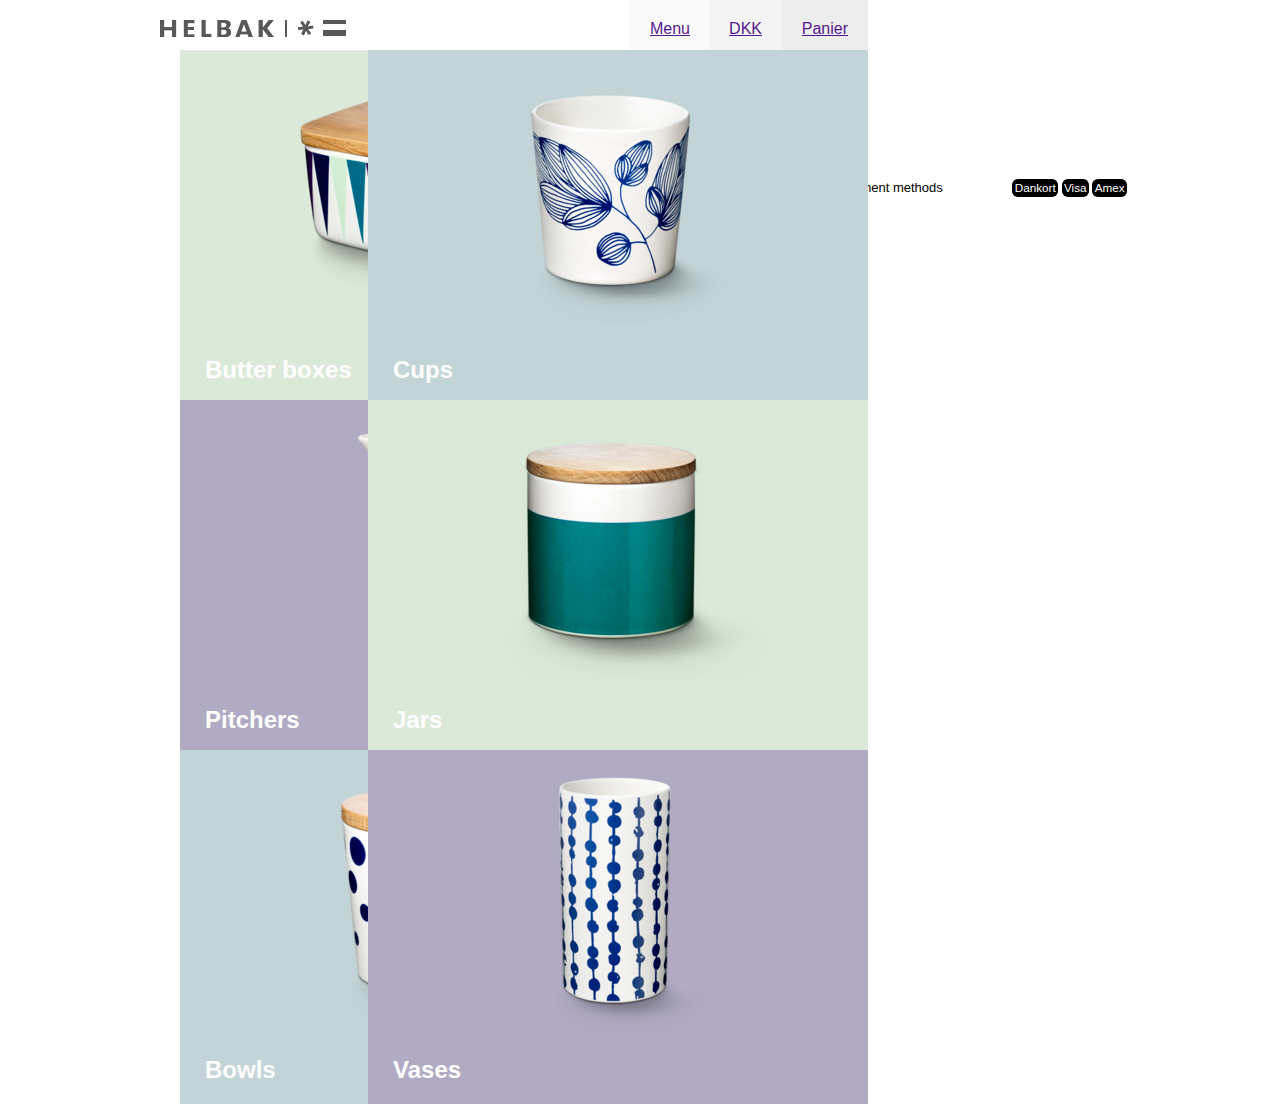
<file: menu/helbak/index.html>
<!DOCTYPE html>
<html lang="en">
<head>
  <meta charset="UTF-8" />
  <title>Helbak Ceramics</title>
  <link href="screen.css" rel="stylesheet" />
  <meta name="author" content="NUMETUS" />
</head>

<body>
<header class="banniere">
	<div class="logo">
		<img src="img/logo.png" alt="Helbak logo" />
	</div>
	<nav class="menu">
		<ul>
			<li class="bouton-menu"><a href="">Menu</a></li>
			<li class="bouton-dkk"><a href="">DKK</a></li>
			<li class="bouton-panier"><a href="">Panier</a></li>
		</ul>
	</nav>
</header>

<main class="contenu" role="main">
	<ul class="produits">

		<li class="premier">
			<img src="img/butter-boxes.png" alt="Butter boxes">
			<h2>Butter boxes</h2>
		</li>
		<li class="deuxieme">
			<img src="img/cups.png" alt="Cups">
			<h2>Cups</h2>
		</li>
		<li class="troisieme">
			<img src="img/pitchers.png" alt="Pitchers">
			<h2>Pitchers</h2>
		</li>
		<li class="quatrieme">
			<img src="img/jars.png" alt="Jars">
			<h2>Jars</h2>
		</li>
		<li class="cinquieme">
			<img src="img/bowls.png" alt="Bowls">
			<h2>Bowls</h2>
		</li>
		<li class="sixieme">
			<img src="img/vases.png" alt="Vases">
			<h2>Vases</h2>
		</li>
	</ul>
</main>

<footer class="pied">
	<nav class="infos">
		<ul>
				<li><a href="">Newsletter</a></li>
				<li><a href="">Terms and conditions</a></li>
				<li><a href="">Cookies</a></li>
		</ul>
	</nav>
	<nav class="paiement">
		<h3>Accepted payment methods</h3>
		<ul>
			<li>Dankort</li>
			<li>Visa</li>
			<li>Amex</li>
		</ul>
	</nav>
</footer>

</body>
</html>
</file>
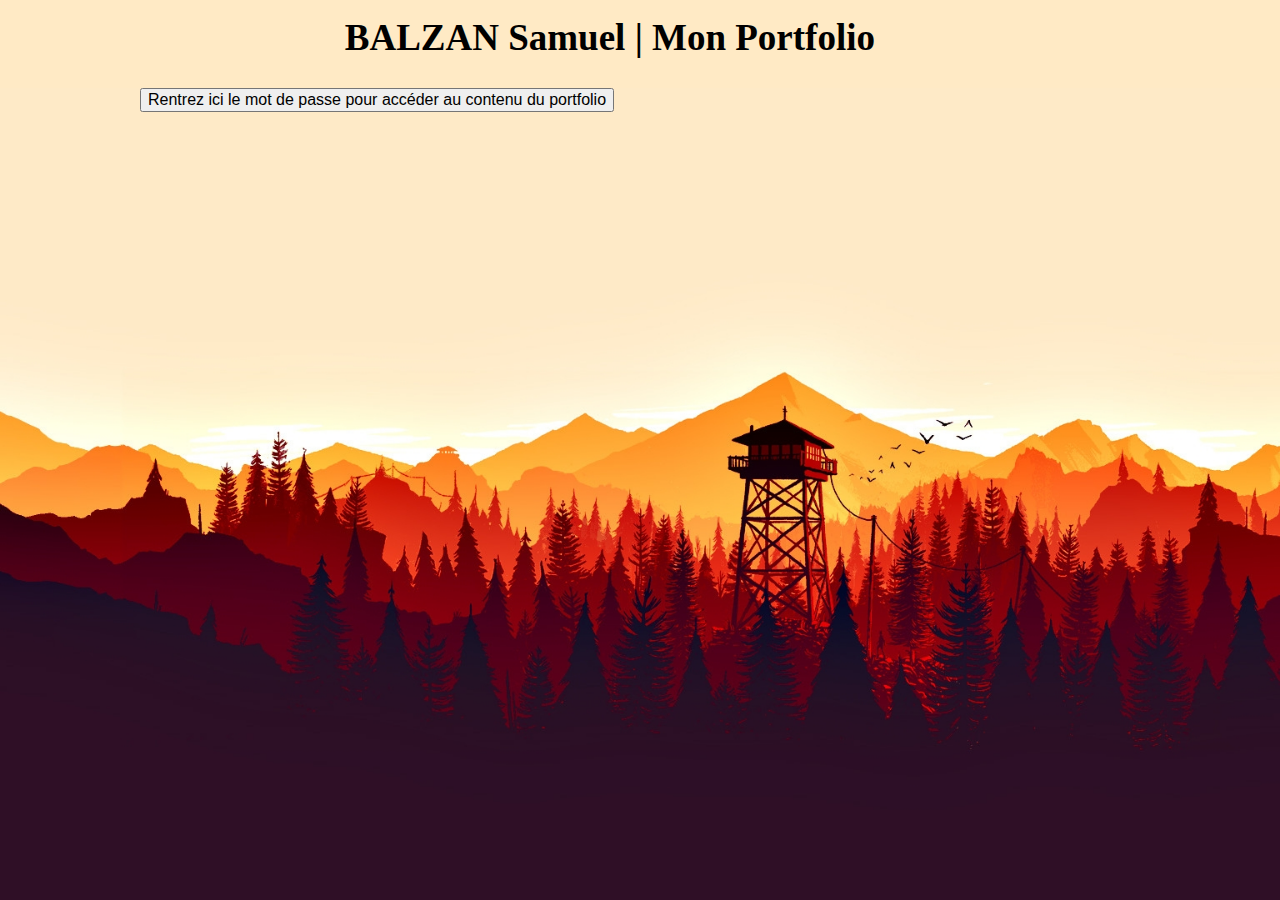
<file: connexion.html>
<html>
    <head>
        <meta charset="utf-8">
        <meta name="viewport" content="width=device-width">
        <title>Portfolio BALZAN Samuel | Connexion</title>
        <link rel="stylesheet" href="./css/normalize.css">
        <link rel="stylesheet" href="./css/foundation.css">
        <link rel="stylesheet" href="./css/gsb.css">
    </head>
    <body>
        <nav class="header">
            <nav class="row">
                <nav class="large-9 columns"><h2 class="right">BALZAN Samuel | Mon Portfolio</h2></nav>
            </nav>
        </nav>
        <nav id="fondNav">
        <nav class="row">
		<nav class="large-12 columns">
        <nav class="top-bar-section">
        </nav>
        </nav>
		</nav>
         </nav>
        <header id="header" class="row">
            <div class="large-12 columns">
            </div>
        </header>
        <div id="contenu">
        <div class="row">
        <div class="large-4 columns">
            <div class="row">
			<script>
			function passWord() {
			var testV = 1;
			var pass1 = prompt('Veuillez entrer le mot de passe',' ');
			
			while (testV < 3) {
				if (!pass1) history.go(-1);
				if (pass1.toLowerCase() == "enucleation") {
					alert('Mot de passe valide !'); window.open('index.html');
					break ;
					}
				testV+=1;
				var pass1 = prompt('ERREUR : Mot de passe incorrect. Veuillez réessayer.','Mot de passe');
				}
			if (pass1.toLowerCase()!="enucleation" & testV ==3) history.go(-1); return " ";
			}
			</SCRIPT>
			<CENTER>
			<FORM>
			<input type="button" value="Rentrez ici le mot de passe pour accéder au contenu du portfolio" onClick="passWord()"
			</FORM>
			</CENTER>
			</p>
			</form>
            </div>
        </div>
		</div>
        </div>
		
        <footer>
        
        </footer>
        </body>
        </html>
</file>
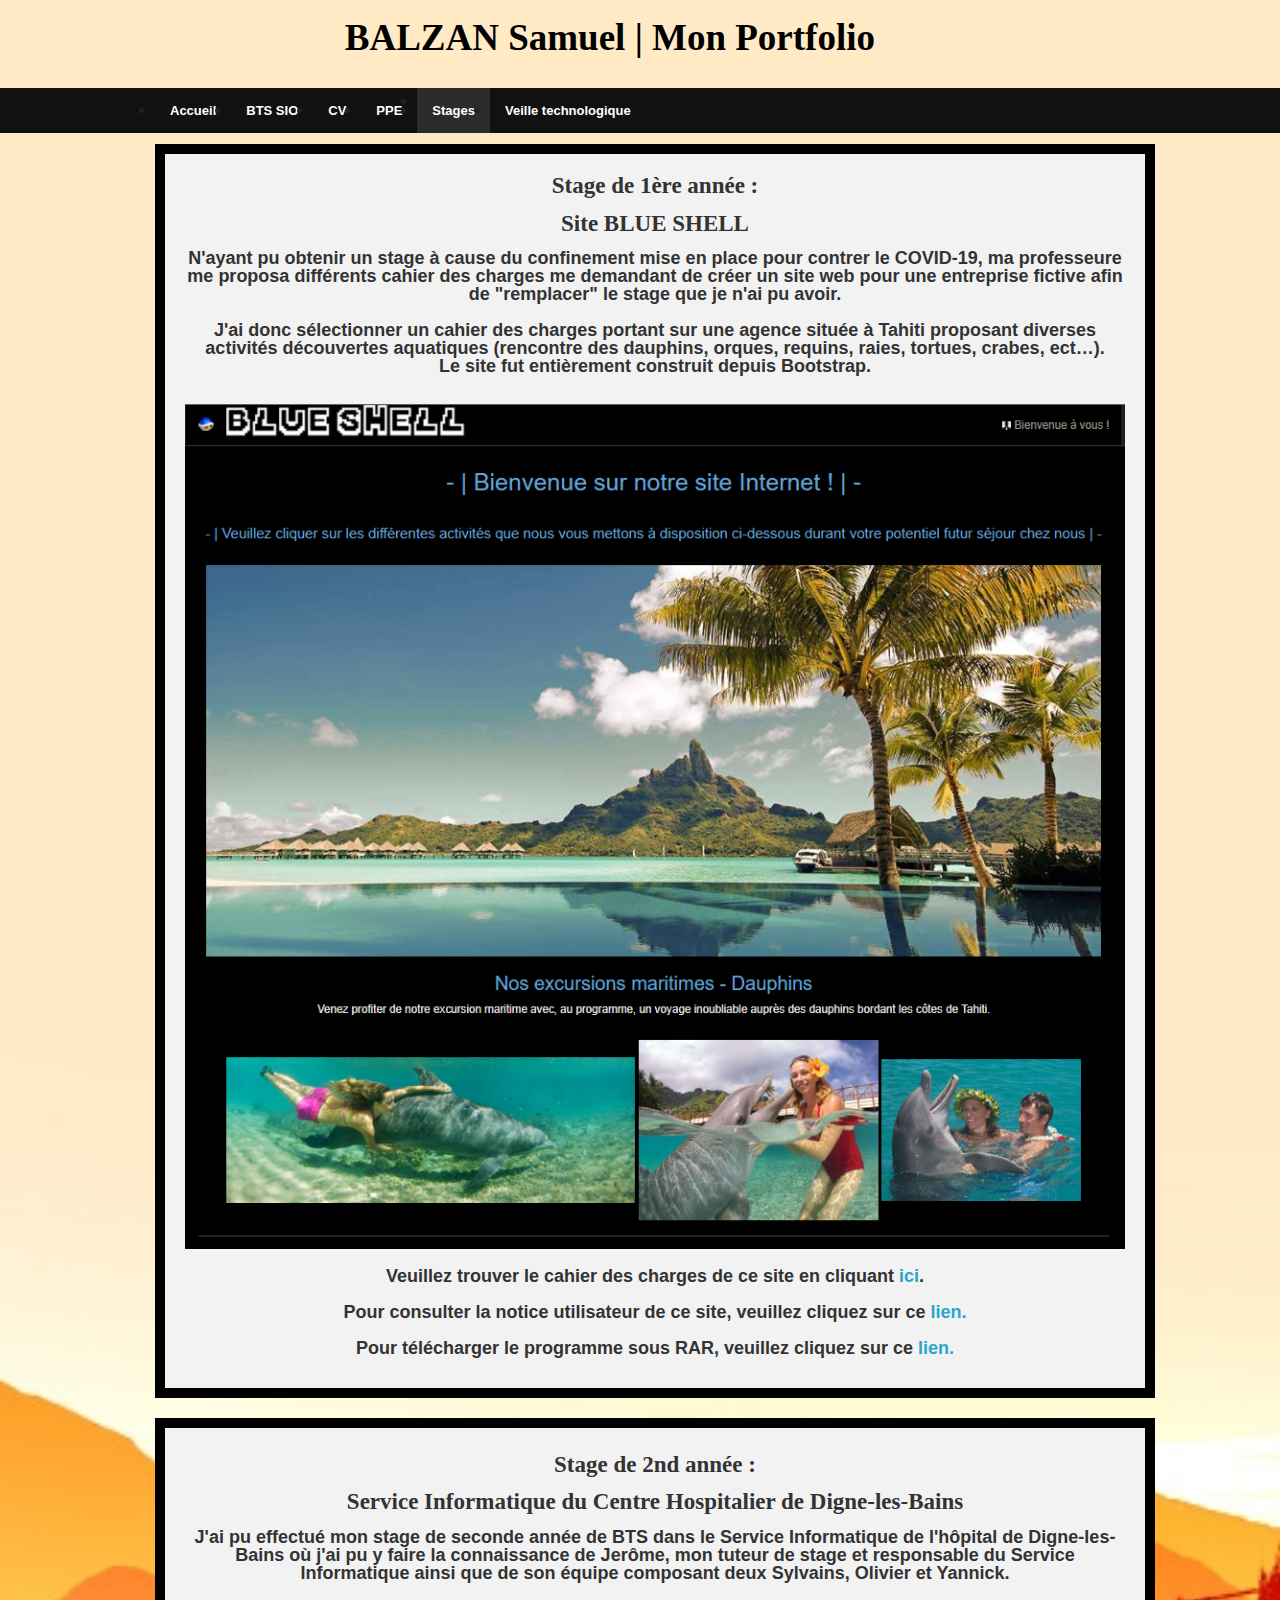
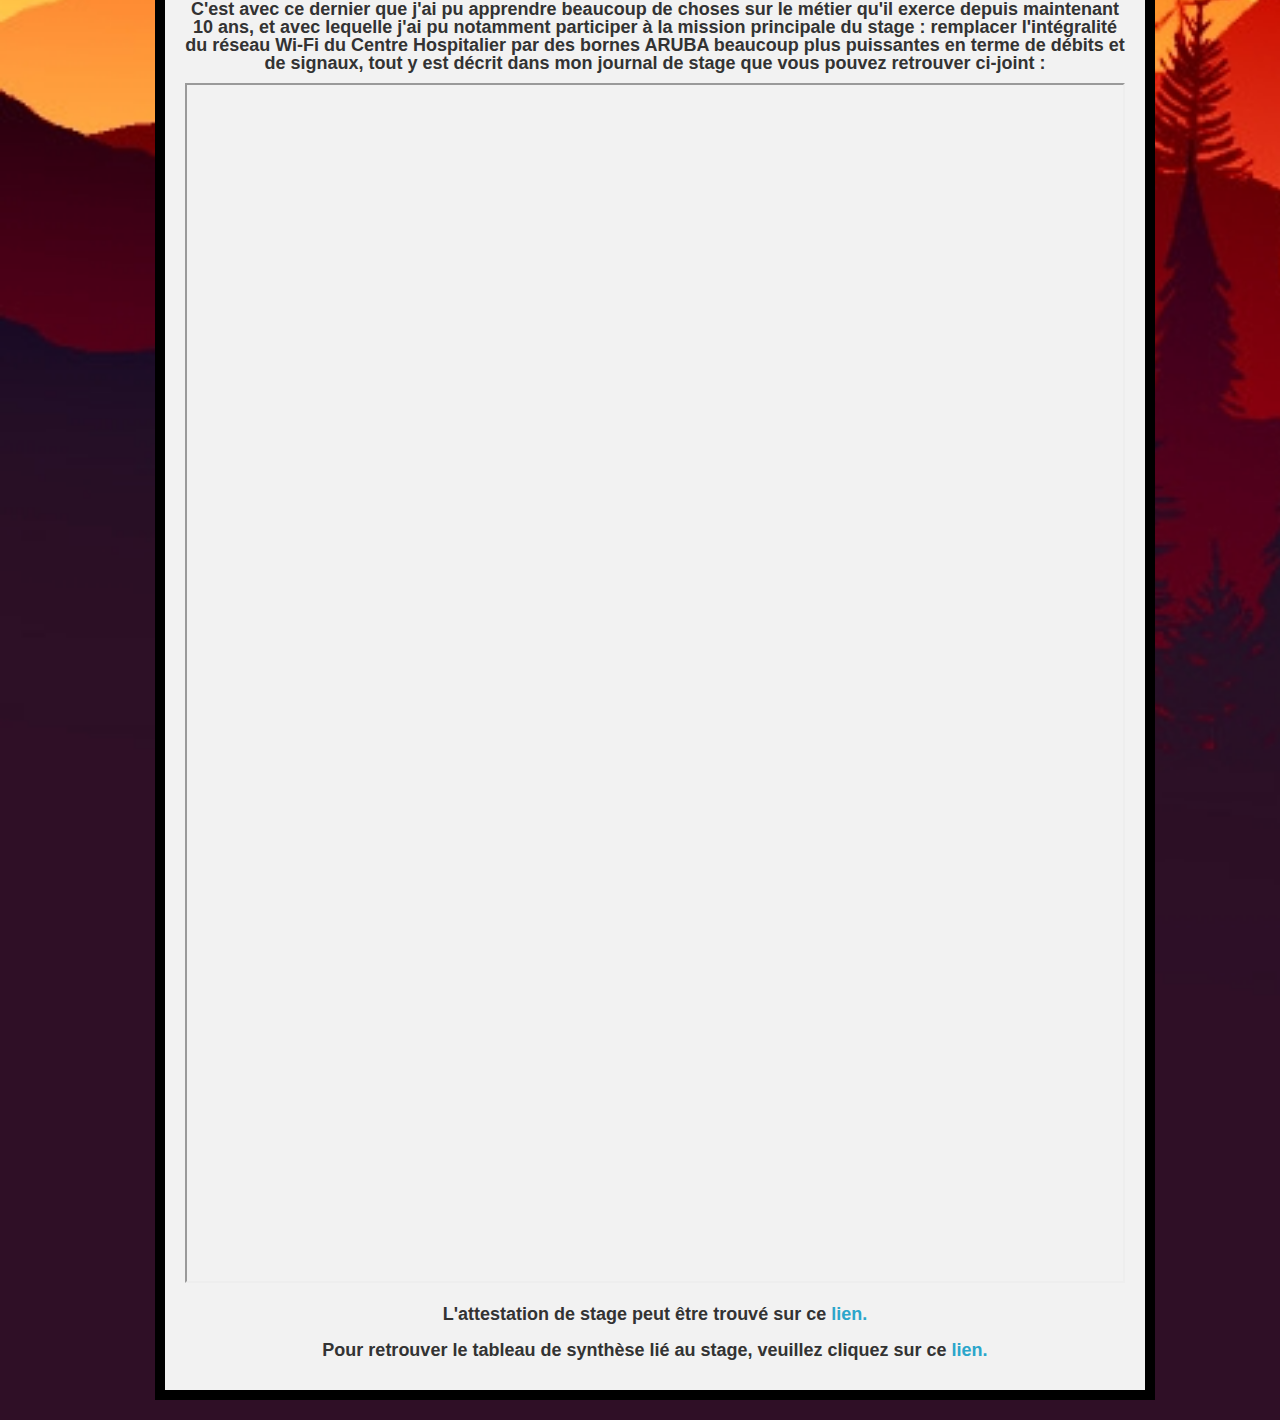
<file: menu/index3.html>
<html>
    <head>
        <meta charset="utf-8">
        <meta name="viewport" content="width=device-width">
        <title>Portfolio BALZAN Samuel | Stages</title>
        <link rel="stylesheet" href="./css/normalize.css">
        <link rel="stylesheet" href="./css/foundation.css">
        <link rel="stylesheet" href="./css/gsb.css">
    </head>
    <body>
        <div class="header">
            <div class="row">
                <div class="large-9 columns"><h2 class="right">BALZAN Samuel | Mon Portfolio</h2></div>
            </div>
        </div>
        <div id="fondNav">
        <div class="row">
		<div class="large-12 columns">
        <nav class="top-bar-section">
            <ul class="title-area">
                <!-- Title Area -->
               <li><a href="../index.html">Accueil</a></li>
					<li><a href="index1.html">BTS SIO</a></li>
					<li><a href="index2.html">CV</a></li>
					<li><a href="index5.html">PPE</a></li>
					<li><li class="active"><a href="index3.html">Stages</a></li>
					<li><a href="index4.html">Veille technologique</a></li>
                </ul>
        </nav>
        </div>
		</div>
         </div>
        <header id="header" class="row">
            <div class="large-12 columns">
                <h4> </h4>
            </div>
        </header>
		
		<div id="contenu">
        <div class="row">
        <div class="large-4 columns">
            <div class="row">
                <div class="large-12 columns">
                     <div class="panel">
		<h4> <center> Stage de 1ère année : </center>  </h4>
		<h4> <center> Site BLUE SHELL </center>  </h4>
		<h5> <center> N'ayant pu obtenir un stage à cause du confinement mise en place pour contrer le COVID-19, ma professeure me proposa différents cahier des charges me demandant de créer un site web pour une entreprise fictive afin de "remplacer" le stage que je n'ai pu avoir. <br> <br> J'ai donc sélectionner un cahier des charges portant sur une agence située à Tahiti proposant diverses activités découvertes aquatiques (rencontre des dauphins, orques, requins, raies, tortues, crabes, ect…). <br> Le site fut entièrement construit depuis Bootstrap. <br> <br> </center> </h5>
				<h5> <center> <img  src="img/pa.PNG" /> <br> <br> Veuillez trouver le cahier des charges de ce site en cliquant <a href="img/bscdc.pdf">ici</a>. <br> <br> Pour consulter la notice utilisateur de ce site, veuillez cliquez sur ce <a href="img/bsnu.pdf">lien.</a> <br> <br> Pour télécharger le programme sous RAR, veuillez cliquez sur ce <a href="img/blueshell.rar">lien. </center>
 </h5>
				</div>
                </div>
            </div>
        </div>
		</div>
		
        <div id="contenu">
        <div class="row">
        <div class="large-4 columns">
            <div class="row">
                <div class="large-12 columns">
                        <div class="panel">
						<center> <h4> Stage de 2nd année : </h4> </center>
						<center> <h4> Service Informatique du Centre Hospitalier de Digne-les-Bains </h4> </center>
						<center> <h5> J'ai pu effectué mon stage de seconde année de BTS dans le Service Informatique de l'hôpital de Digne-les-Bains où
						j'ai pu y faire la connaissance de Jerôme, mon tuteur de stage et responsable du Service Informatique ainsi que de son équipe
						composant deux Sylvains, Olivier et Yannick. <br> <br> C'est avec ce dernier que j'ai pu apprendre beaucoup de choses sur le métier qu'il exerce depuis
						maintenant 10 ans, et avec lequelle j'ai pu notamment participer à la mission principale du stage : remplacer l'intégralité du réseau Wi-Fi du
						Centre Hospitalier par des bornes ARUBA beaucoup plus puissantes en terme de débits et de signaux, tout y est décrit dans mon journal de stage que
						vous pouvez retrouver ci-joint :</h5> </center>
						<iframe src="./img/stage.pdf" width="100%" height="1200px">
						<br>
						</iframe>
						<object data="stage.pdf" type="application/pdf">
						<h5> <center> <br> L'attestation de stage peut être trouvé sur ce <a href="img/attestation_stage.pdf">lien. </a> <br> <br> Pour retrouver le tableau de synthèse lié au stage, veuillez cliquez sur ce <a href="img/tableau_synthese.pdf">lien.</center> </a>
                        </div>
                </div>
            </div>
        </div>
		</div>
        </div>
        <footer>
       
        </footer>
        </body>
        </html>
</file>
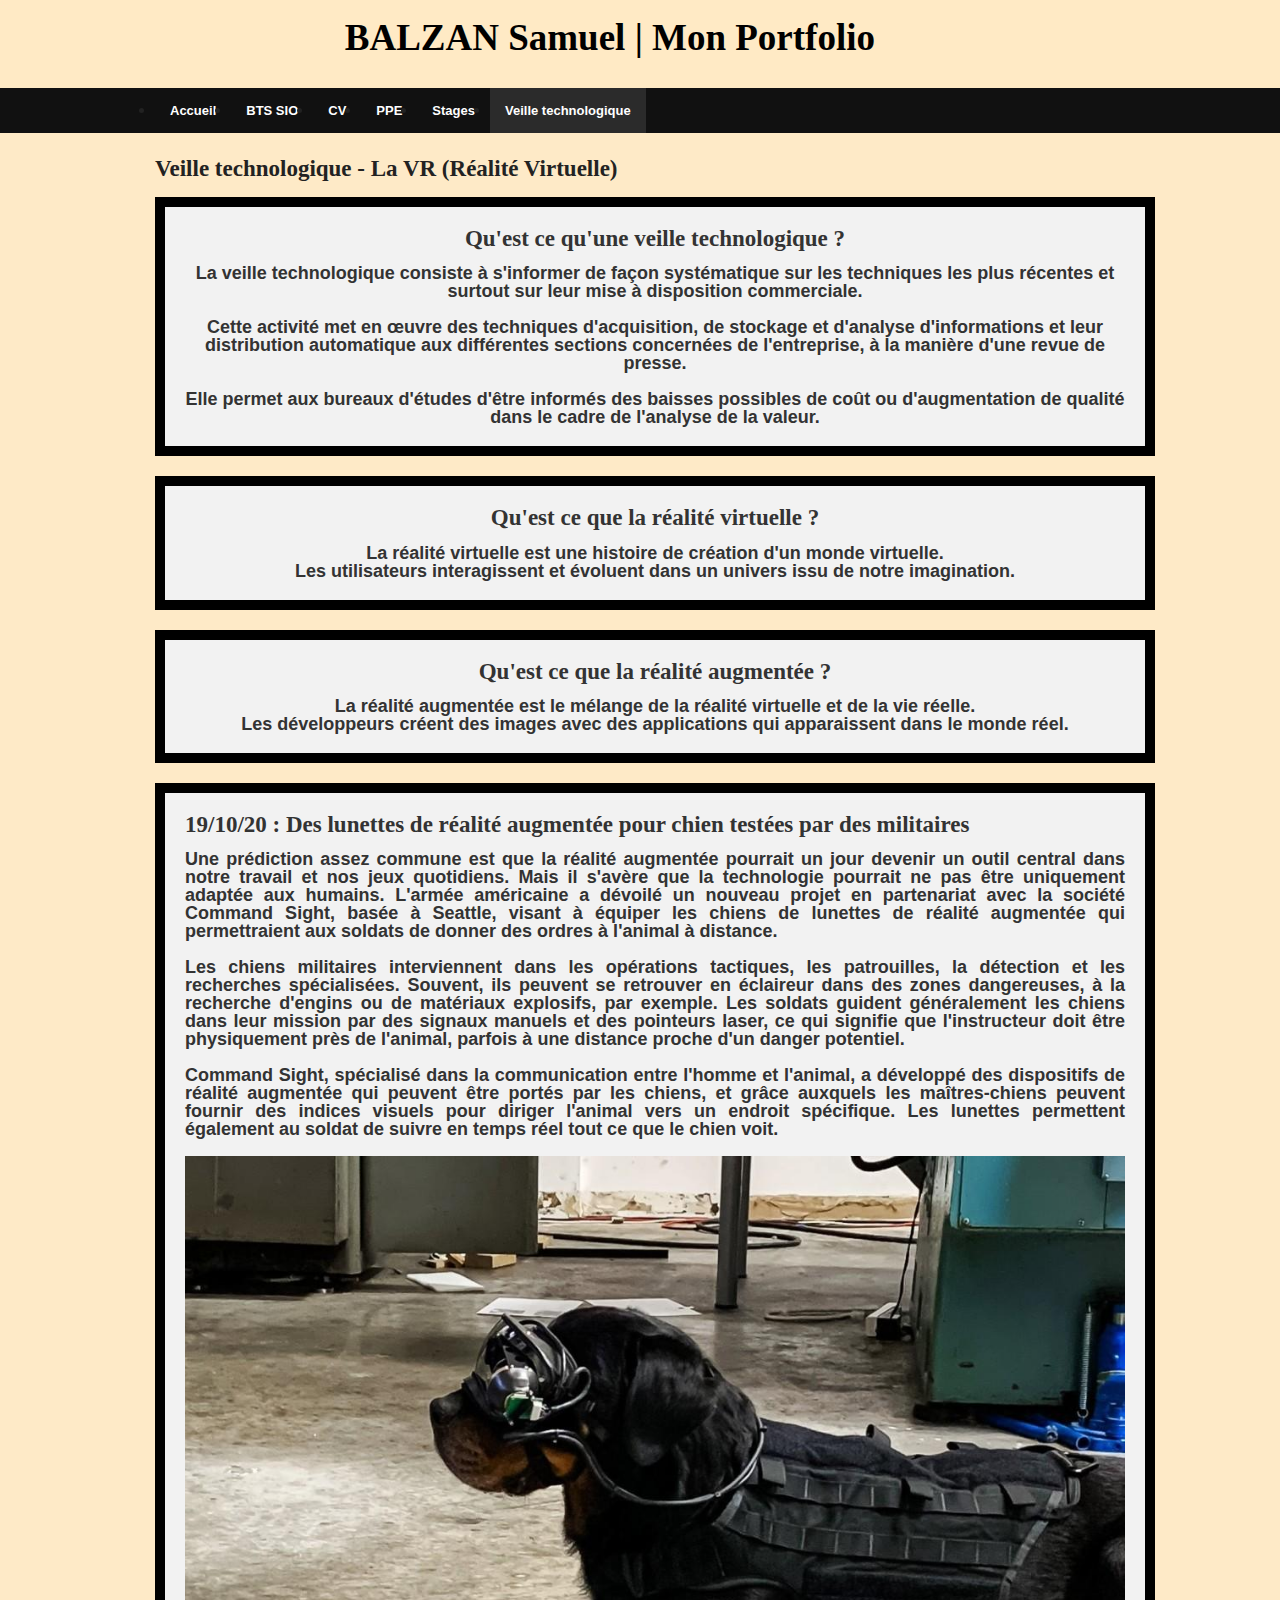
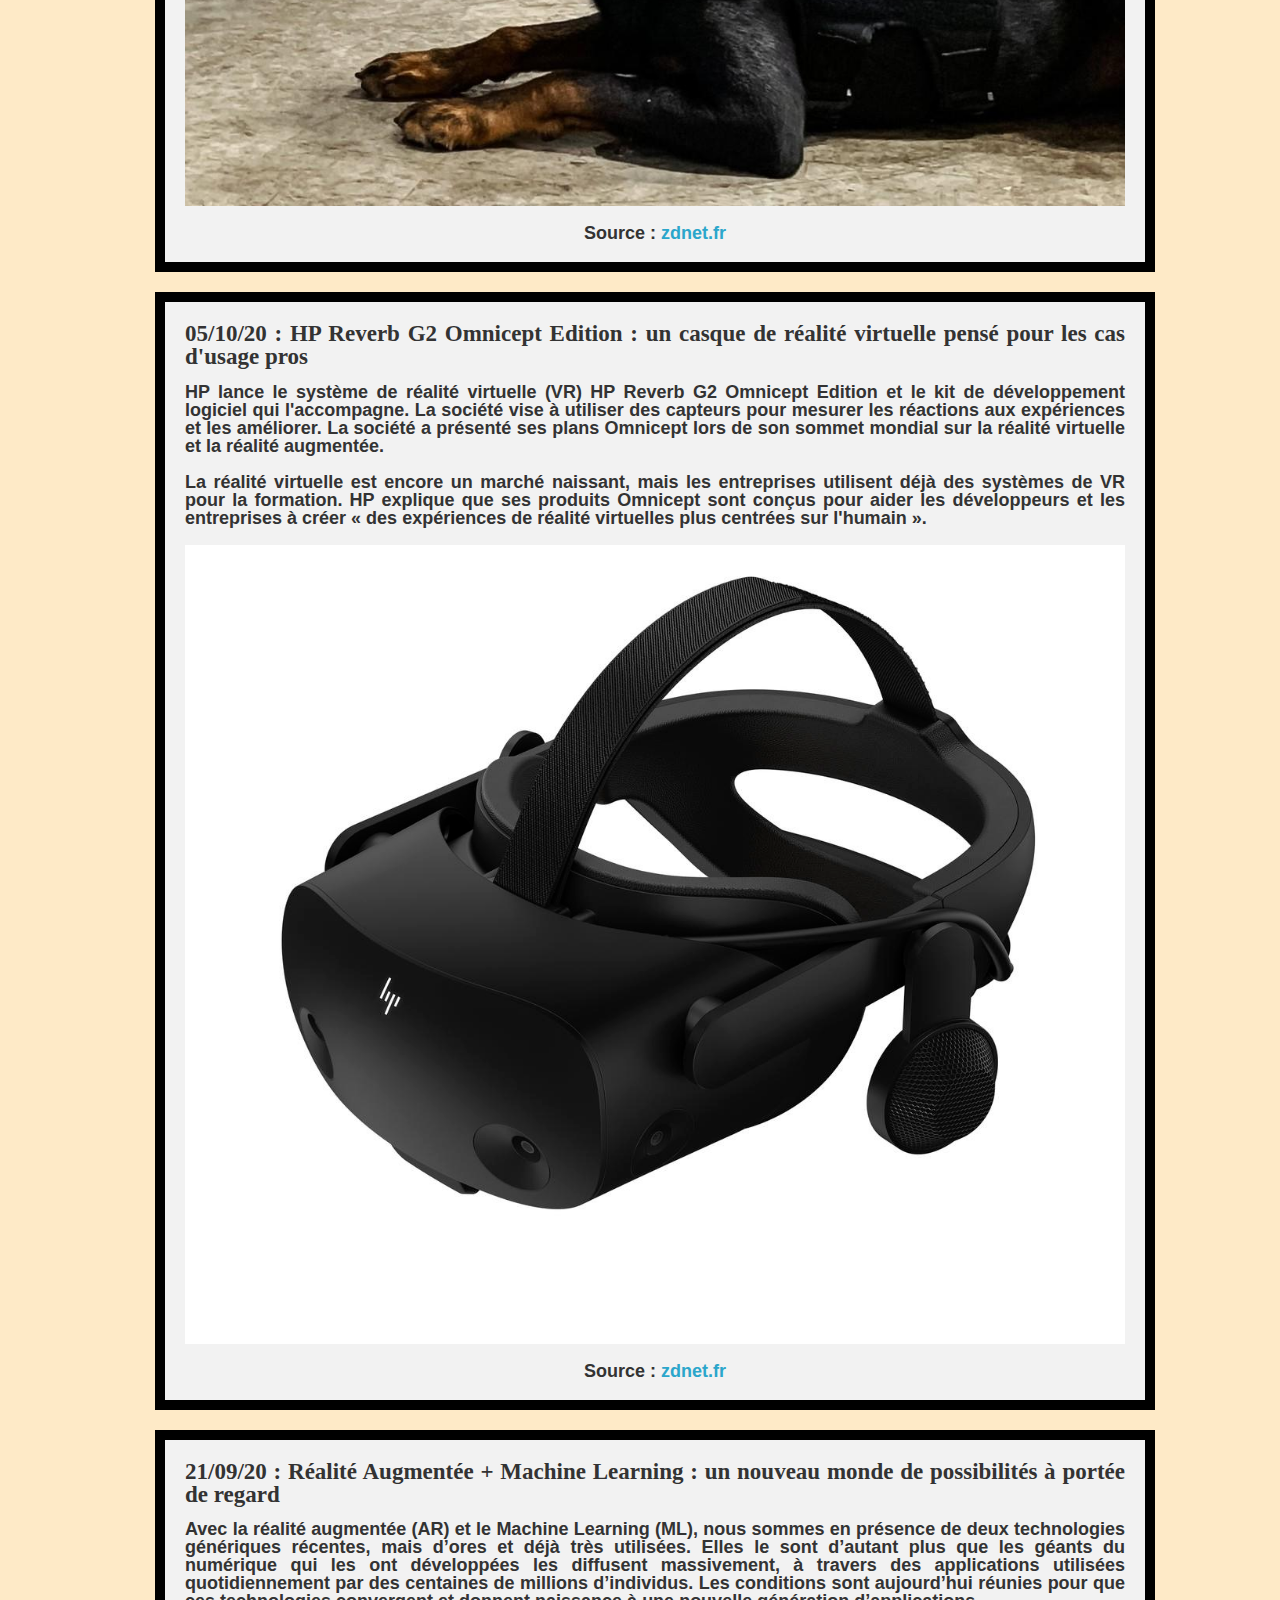
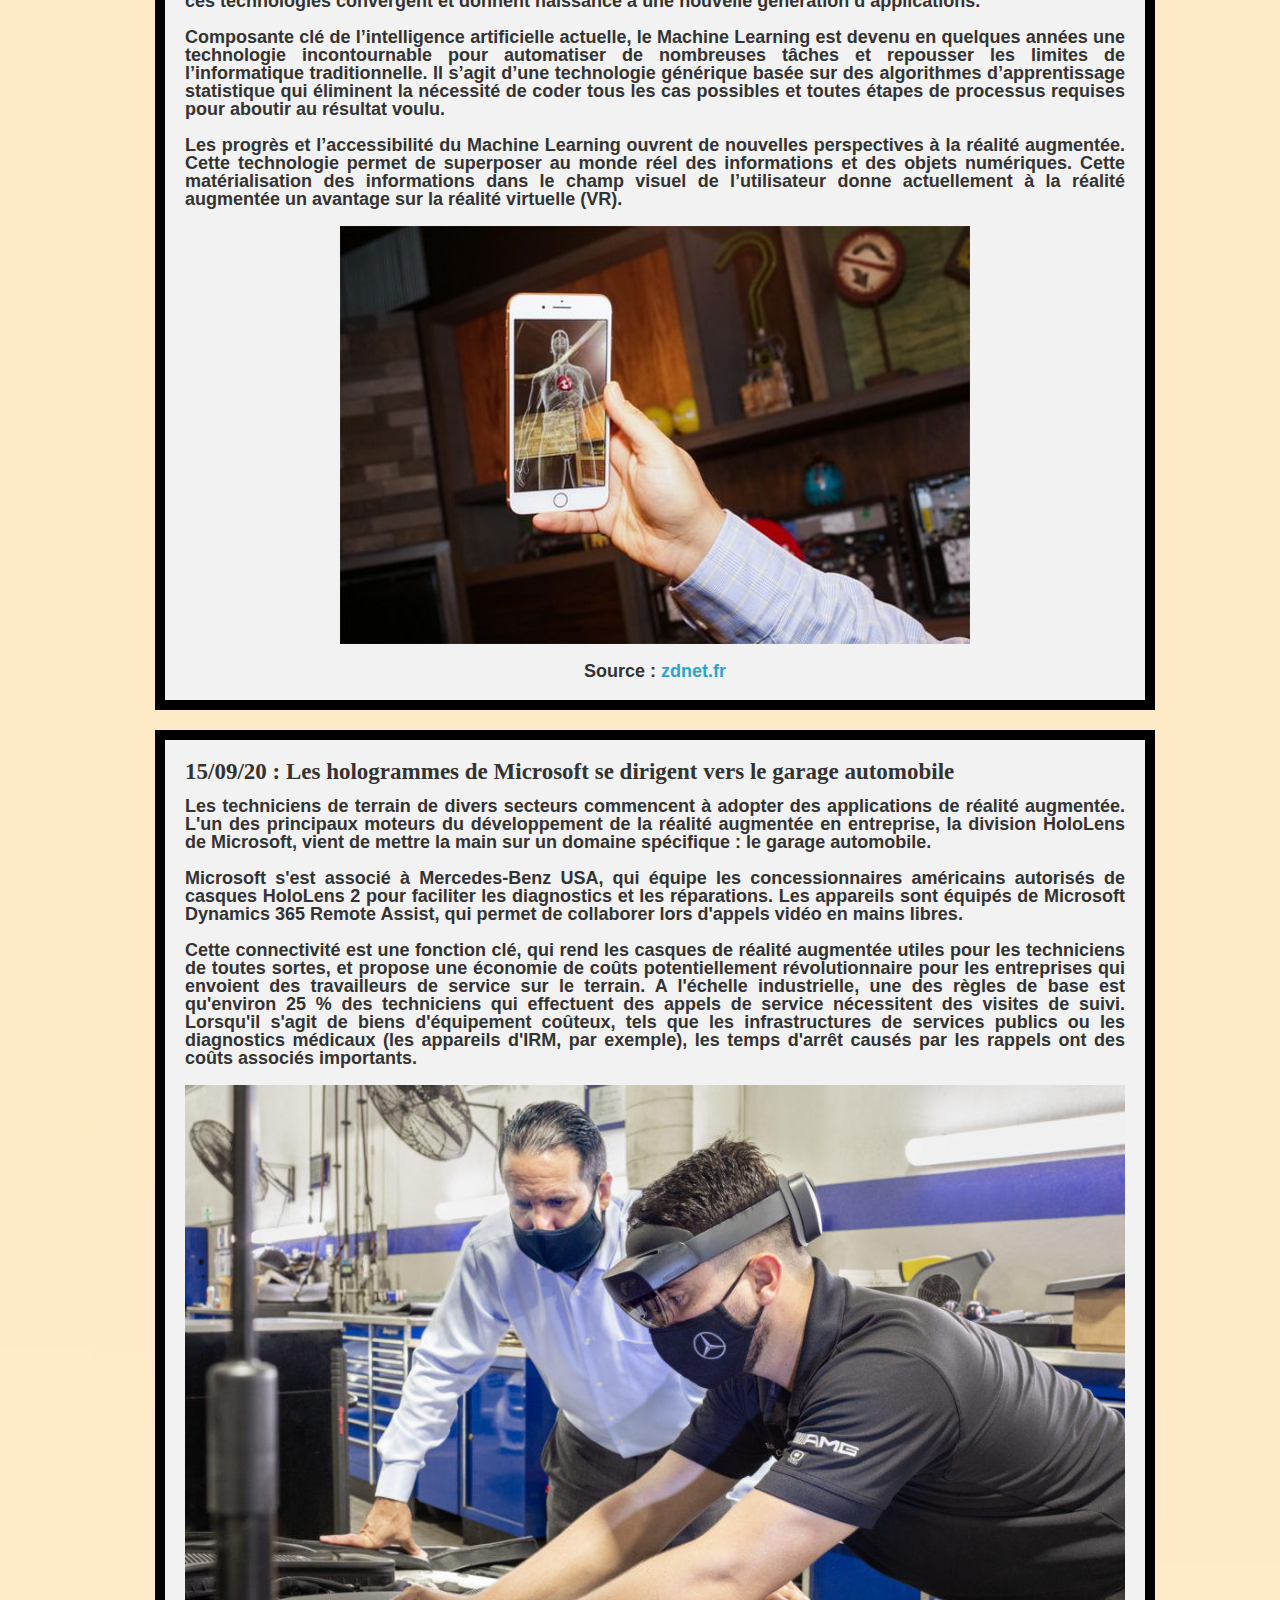
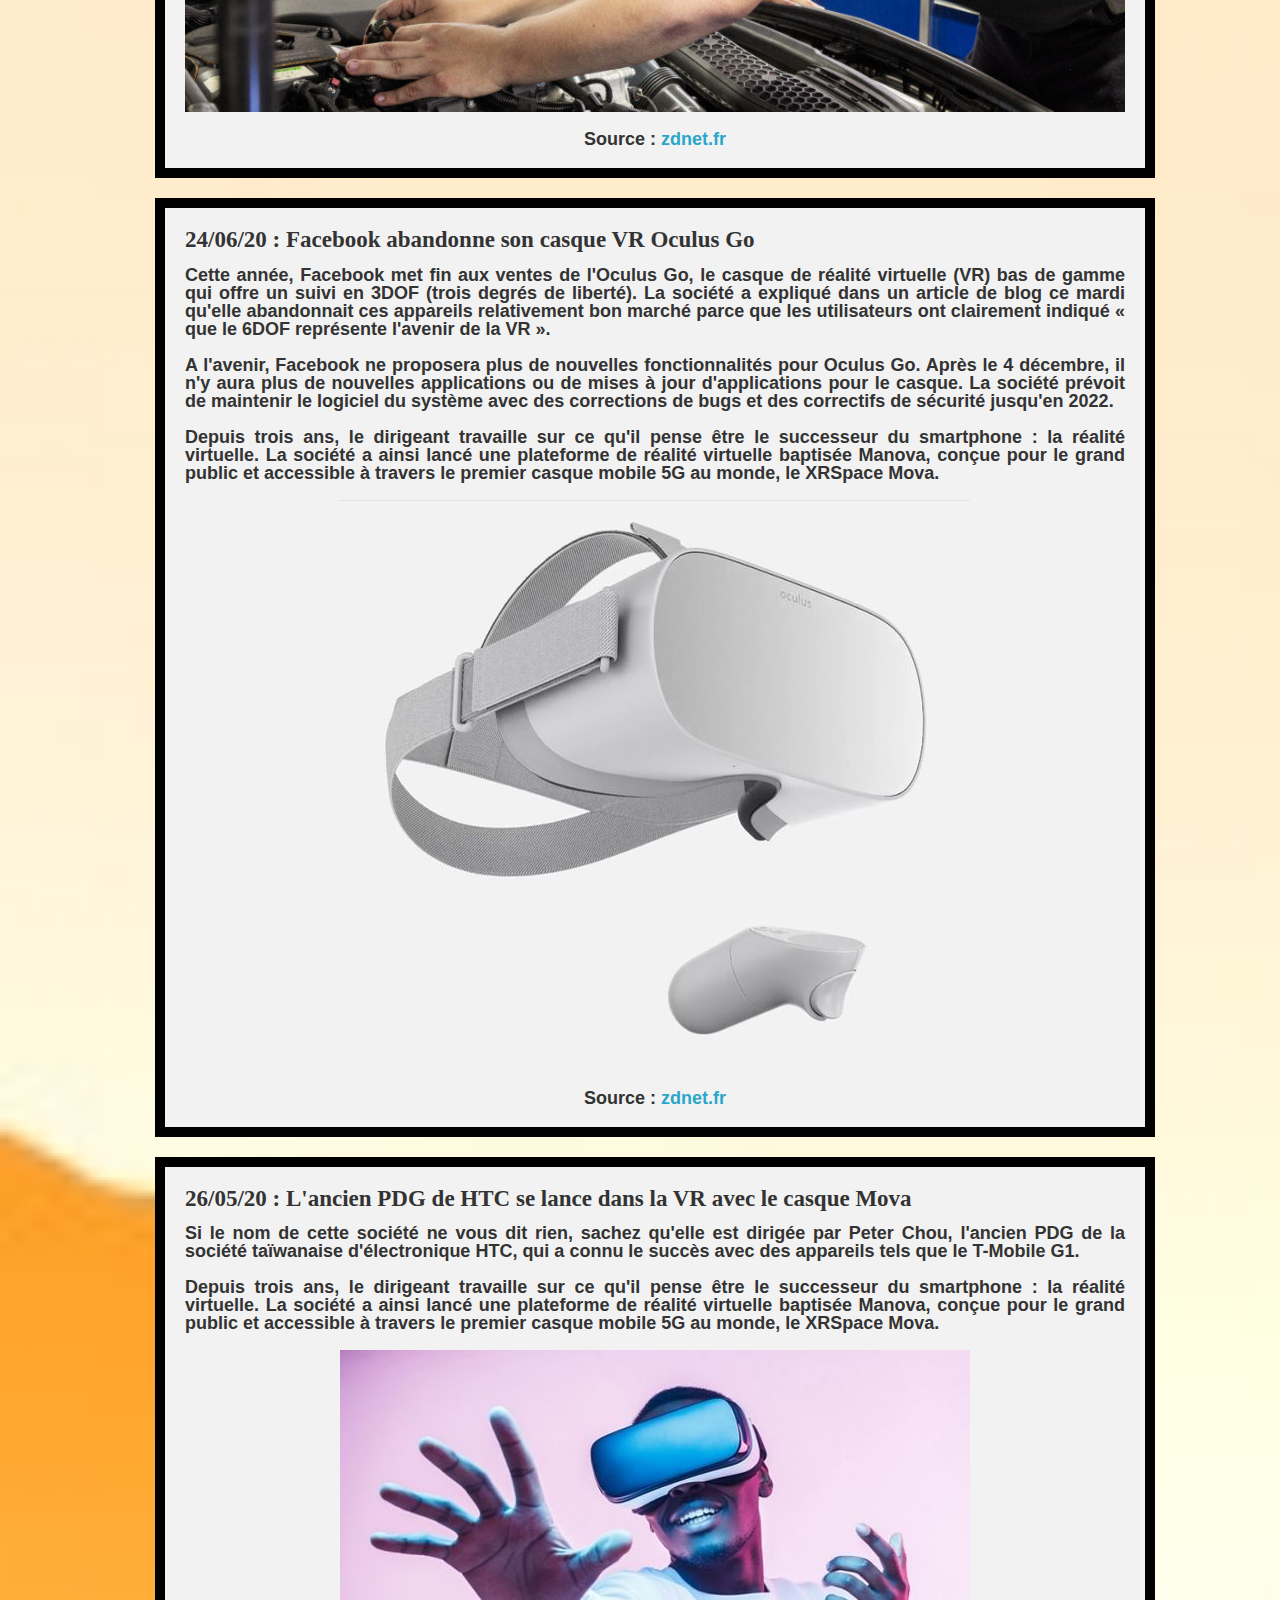
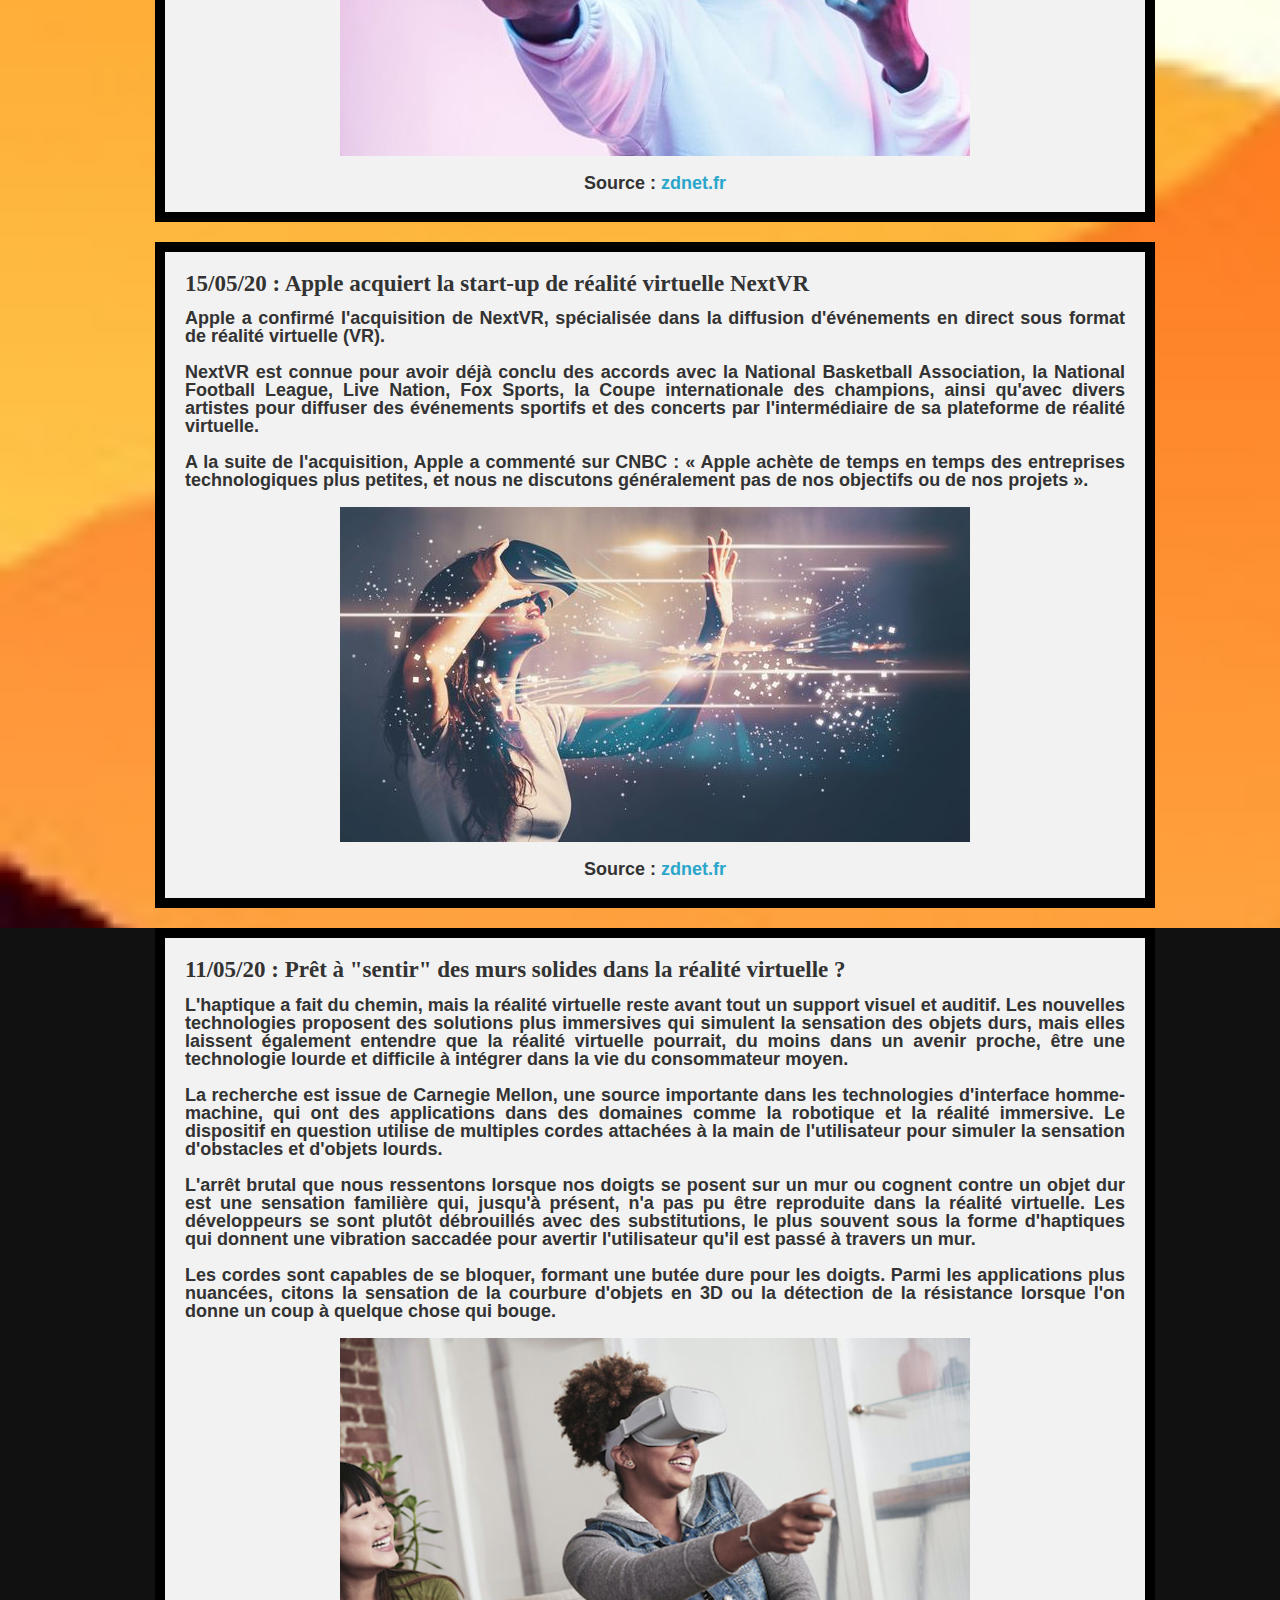
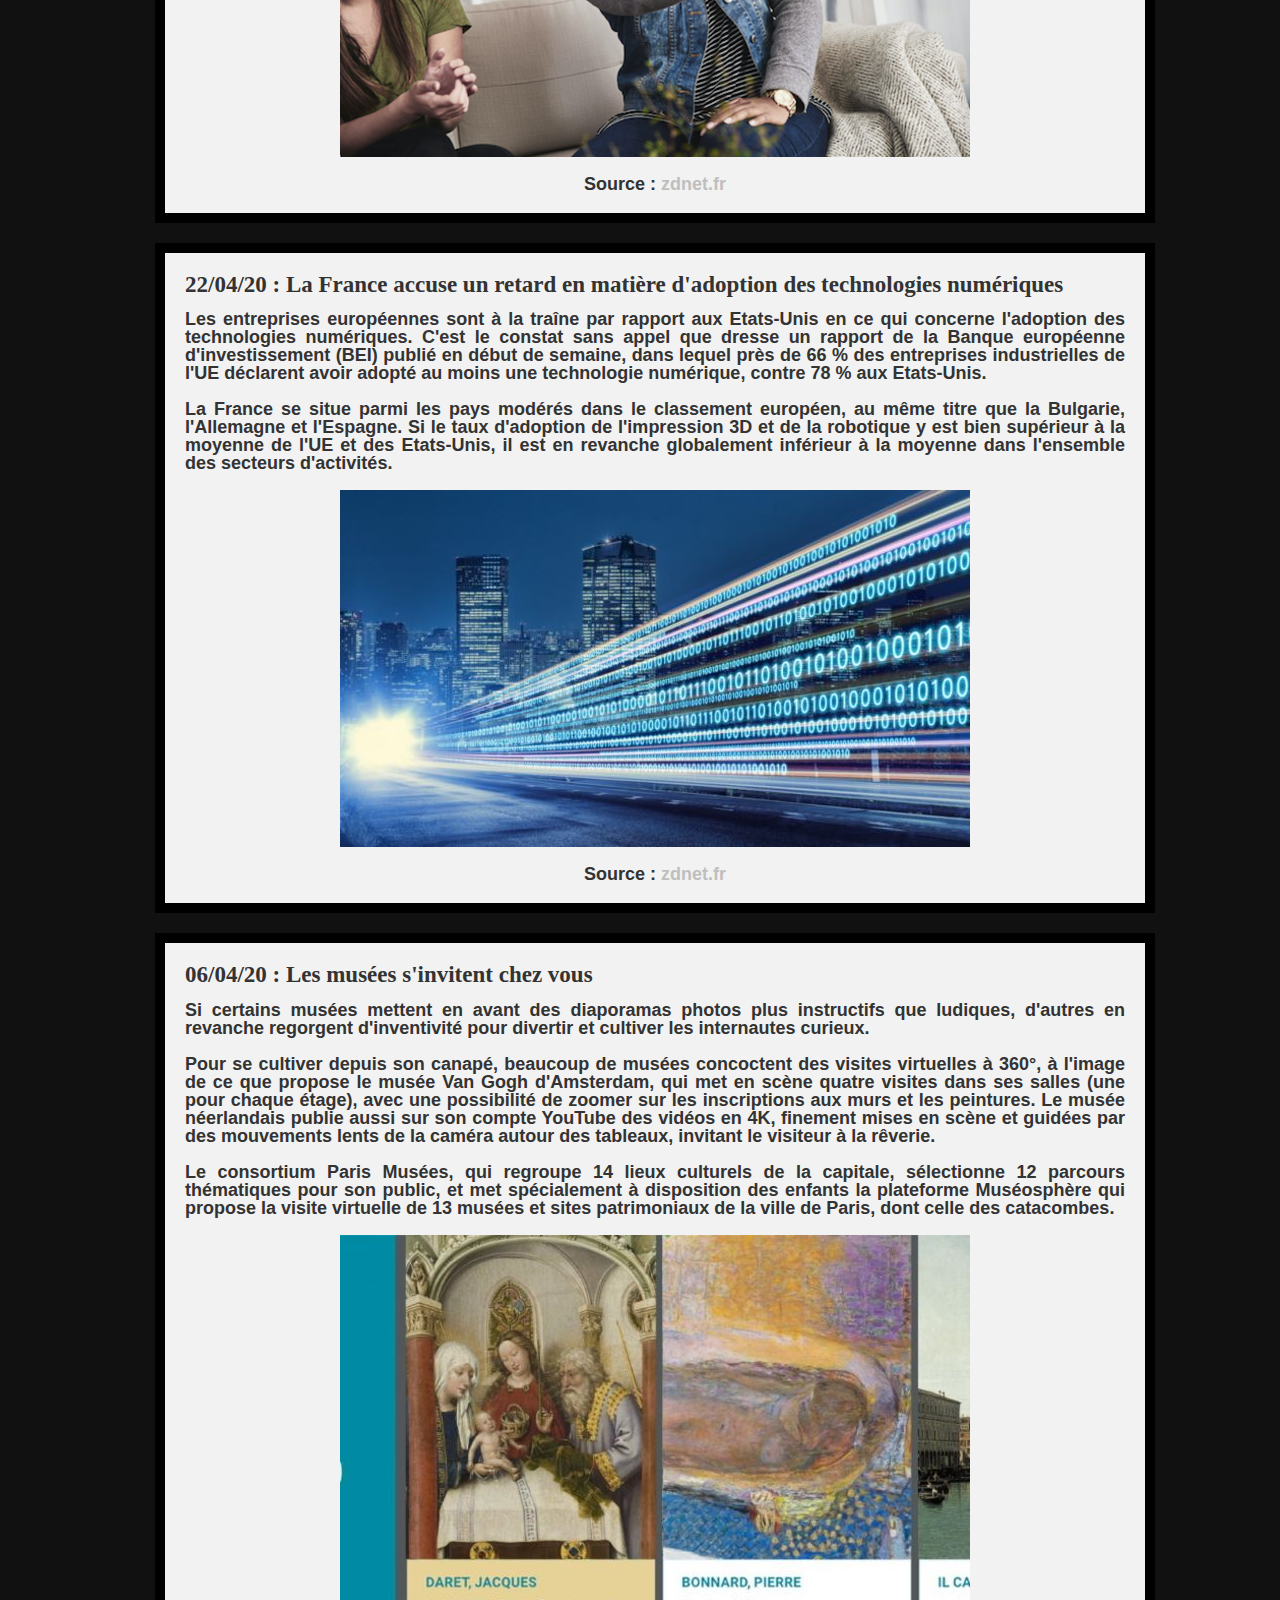
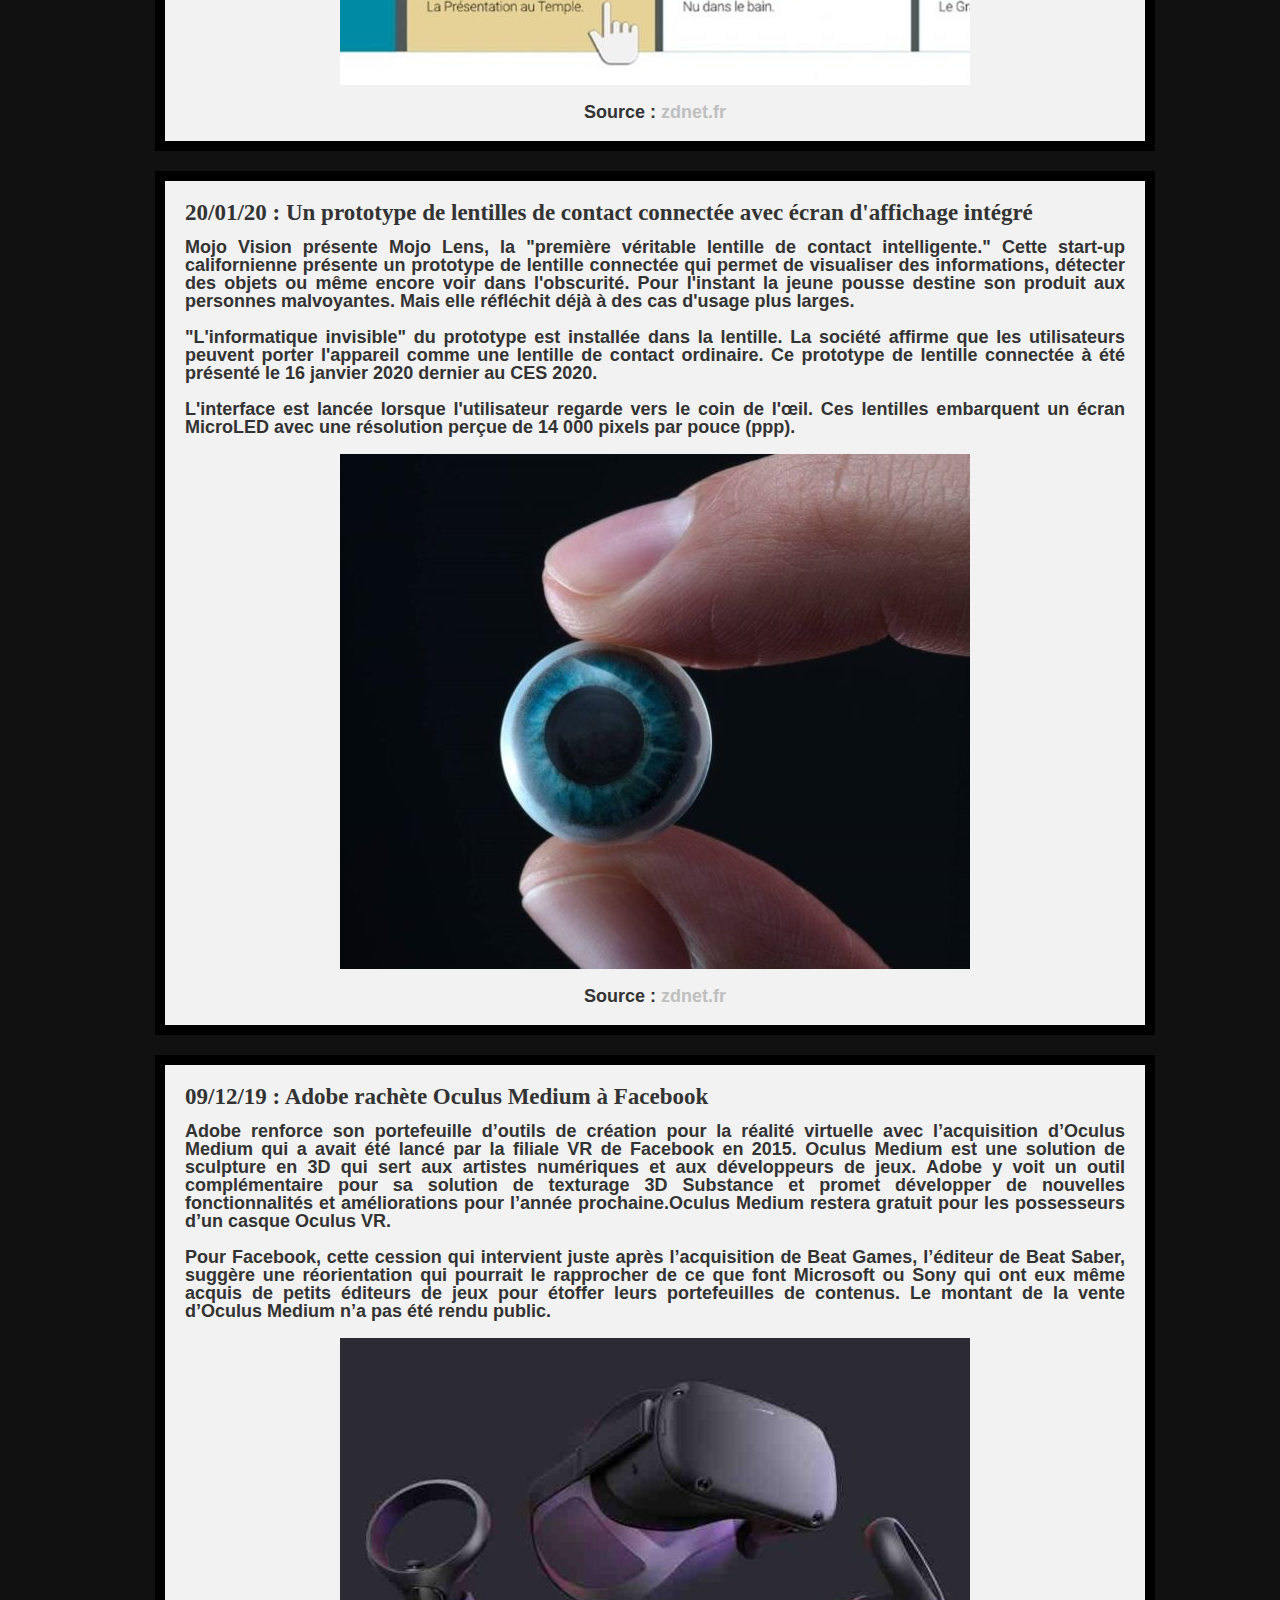
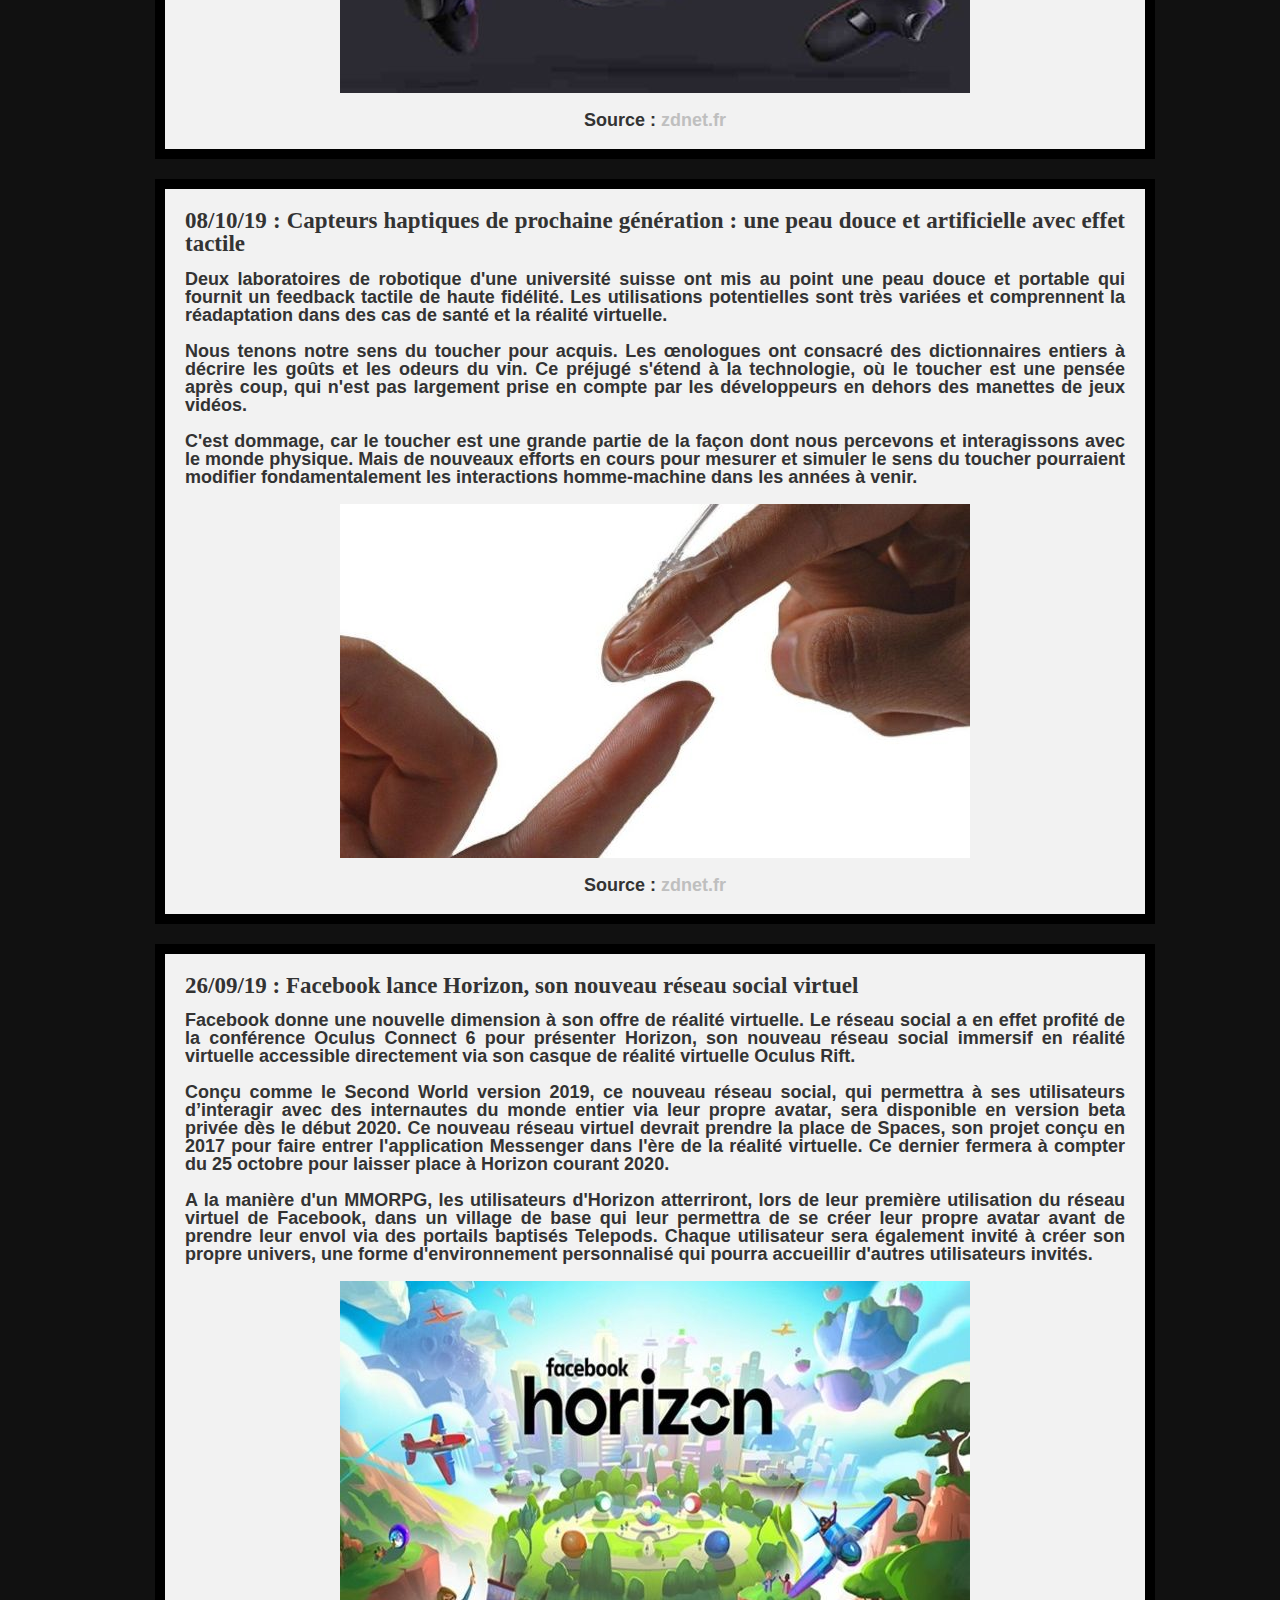
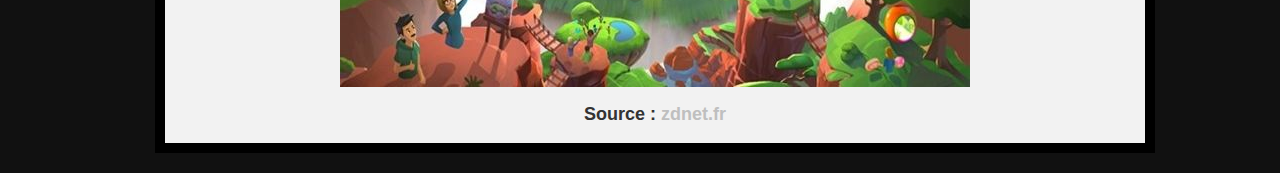
<file: menu/index4.html>
<html>
    <head>
        <meta charset="utf-8">
        <meta name="viewport" content="width=device-width">
        <title>Portfolio BALZAN Samuel | Veille technologique</title>
        <link rel="stylesheet" href="./css/normalize.css">
        <link rel="stylesheet" href="./css/foundation.css">
        <link rel="stylesheet" href="./css/gsb.css">
    </head>
    <body>
        <div class="header">
            <div class="row">
                <div class="large-9 columns"><h2 class="right">BALZAN Samuel | Mon Portfolio</h2></div>
            </div>
        </div>
        <div id="fondNav">
        <div class="row">
		<div class="large-12 columns">
        <nav class="top-bar-section">
            <ul class="title-area">
                <!-- Title Area -->
               <li><a href="../index.html">Accueil</a></li>
					<li><a href="index1.html">BTS SIO</a></li>
					<li><a href="index2.html">CV</a></li>
					<li><a href="index5.html">PPE</a></li>
					<li><a href="index3.html">Stages</a></li>
					<li class="active"><a href="index4.html">Veille technologique</a></li>
                </ul>
        </nav>
        </div>
		</div>
         </div>
        <header id="header" class="row">
            <div class="large-12 columns">
			<br>
                <h4> Veille technologique - La VR (Réalité Virtuelle)  </h4>
            </div>
        </header>
		
		<div id="contenu">
        <div class="row">
        <div class="large-4 columns">
            <div class="row">
                <div class="large-12 columns">
                     <div class="panel">
		<h4> <center> Qu'est ce qu'une veille technologique ? </center>  </h4>
				<h5> <center> La veille technologique consiste à s'informer de façon systématique sur les techniques les plus récentes et surtout sur leur mise à disposition commerciale. <br> <br> Cette activité met en œuvre des techniques d'acquisition, de stockage et d'analyse d'informations et leur distribution automatique aux différentes sections concernées de l'entreprise, à la manière d'une revue de presse. <br> <br> Elle permet aux bureaux d'études d'être informés des baisses possibles de coût ou d'augmentation de qualité dans le cadre de l'analyse de la valeur. </center>  </h5>
				</div>
                </div>
            </div>
        </div>
		</div>
        
        <footer>
        
        </footer>
		
		<div id="contenu">
        <div class="row">
        <div class="large-4 columns">
            <div class="row">
                <div class="large-12 columns">
                     <div class="panel">
		<h4> <center> Qu'est ce que la réalité virtuelle ? </center>  </h4>
				<h5> <center> La réalité virtuelle est une histoire de création d'un monde virtuelle. <br> Les utilisateurs interagissent et évoluent dans un univers issu de notre imagination. </center>  </h5>
				</div>
                </div>
            </div>
        </div>
		</div>
        
        <footer>
        
        </footer>
		
		<div id="contenu">
        <div class="row">
        <div class="large-4 columns">
            <div class="row">
                <div class="large-12 columns">
                     <div class="panel">
				<h4> <center> Qu'est ce que la réalité augmentée ? </center>  </h4>
				<h5> <center> La réalité augmentée est le mélange de la réalité virtuelle et de la vie réelle. <br> Les développeurs créent des images avec des applications qui apparaissent dans le monde réel. </center>  </h5>
		</div>
                </div>
            </div>
        </div>
		</div>
        
		<footer>
        
        </footer>
		
		<div id="contenu">
        <div class="row">
        <div class="large-4 columns">
            <div class="row">
                <div class="large-12 columns">
                     <div class="panel">
					 <h4> 19/10/20 : Des lunettes de réalité augmentée pour chien testées par des militaires </h4>
                        <h5>  Une prédiction assez commune est que la réalité augmentée pourrait un jour devenir un outil central dans notre travail et nos jeux quotidiens. Mais il s'avère que la technologie pourrait ne pas être uniquement adaptée aux humains. L'armée américaine a dévoilé un nouveau projet en partenariat avec la société Command Sight, basée à Seattle, visant à équiper les chiens de lunettes de réalité augmentée qui permettraient aux soldats de donner des ordres à l'animal à distance. <br> <br>

Les chiens militaires interviennent dans les opérations tactiques, les patrouilles, la détection et les recherches spécialisées. Souvent, ils peuvent se retrouver en éclaireur dans des zones dangereuses, à la recherche d'engins ou de matériaux explosifs, par exemple. Les soldats guident généralement les chiens dans leur mission par des signaux manuels et des pointeurs laser, ce qui signifie que l'instructeur doit être physiquement près de l'animal, parfois à une distance proche d'un danger potentiel. <br> <br>

Command Sight, spécialisé dans la communication entre l'homme et l'animal, a développé des dispositifs de réalité augmentée qui peuvent être portés par les chiens, et grâce auxquels les maîtres-chiens peuvent fournir des indices visuels pour diriger l'animal vers un endroit spécifique. Les lunettes permettent également au soldat de suivre en temps réel tout ce que le chien voit.
						
						<br> <br><center> <img  src="img/vr14.jpg" /> </center>
						<br> <center> Source : <a href="https://www.zdnet.fr/actualites/realite-virtuelle-vr-4000237514q.htm">zdnet.fr</a> </center> </h5>
                        </div>
                </div>
            </div>
        </div>
		</div>
        </div>
        <footer>
        
        </footer>
		
		<div id="contenu">
        <div class="row">
        <div class="large-4 columns">
            <div class="row">
                <div class="large-12 columns">
                     <div class="panel">
					 <h4> 05/10/20 : HP Reverb G2 Omnicept Edition : un casque de réalité virtuelle pensé pour les cas d'usage pros </h4>
                        <h5> HP lance le système de réalité virtuelle (VR) HP Reverb G2 Omnicept Edition et le kit de développement logiciel qui l'accompagne. La société vise à utiliser des capteurs pour mesurer les réactions aux expériences et les améliorer. La société a présenté ses plans Omnicept lors de son sommet mondial sur la réalité virtuelle et la réalité augmentée.

<br> <br> La réalité virtuelle est encore un marché naissant, mais les entreprises utilisent déjà des systèmes de VR pour la formation. HP explique que ses produits Omnicept sont conçus pour aider les développeurs et les entreprises à créer « des expériences de réalité virtuelles plus centrées sur l'humain ».
						
						<br> <br><center> <img  src="img/vr13.jpg" /> </center>
						<br> <center> Source : <a href="https://www.zdnet.fr/actualites/realite-virtuelle-vr-4000237514q.htm">zdnet.fr</a> </center> </h5>
                        </div>
                </div>
            </div>
        </div>
		</div>
        </div>
        <footer>
        
        </footer>
		
		<div id="contenu">
        <div class="row">
        <div class="large-4 columns">
            <div class="row">
                <div class="large-12 columns">
                     <div class="panel">
					 <h4> 21/09/20 : Réalité Augmentée + Machine Learning : un nouveau monde de possibilités à portée de regard </h4>
                        <h5> Avec la réalité augmentée (AR) et le Machine Learning (ML), nous sommes en présence de deux technologies génériques récentes, mais d’ores et déjà très utilisées. Elles le sont d’autant plus que les géants du numérique qui les ont développées les diffusent massivement, à travers des applications utilisées quotidiennement par des centaines de millions d’individus. Les conditions sont aujourd’hui réunies pour que ces technologies convergent et donnent naissance à une nouvelle génération d’applications.
						<br> <br> Composante clé de l’intelligence artificielle actuelle, le Machine Learning est devenu en quelques années une technologie incontournable pour automatiser de nombreuses tâches et repousser les limites de l’informatique traditionnelle. Il s’agit d’une technologie générique basée sur des algorithmes d’apprentissage statistique qui éliminent la nécessité de coder tous les cas possibles et toutes étapes de processus requises pour aboutir au résultat voulu.
						<br> <br> Les progrès et l’accessibilité du Machine Learning ouvrent de nouvelles perspectives à la réalité augmentée. Cette technologie permet de superposer au monde réel des informations et des objets numériques. Cette matérialisation des informations dans le champ visuel de l’utilisateur donne actuellement à la réalité augmentée un avantage sur la réalité virtuelle (VR).
						
						<br> <br><center> <img  src="img/vr12.jpg" /> </center>
						<br> <center> Source : <a href="https://www.zdnet.fr/actualites/realite-virtuelle-vr-4000237514q.htm">zdnet.fr</a> </center> </h5>
                        </div>
                </div>
            </div>
        </div>
		</div>
        </div>
        <footer>
        
        </footer>
		
		<div id="contenu">
        <div class="row">
        <div class="large-4 columns">
            <div class="row">
                <div class="large-12 columns">
                     <div class="panel">
					 <h4> 15/09/20 : Les hologrammes de Microsoft se dirigent vers le garage automobile </h4>
                        <h5> Les techniciens de terrain de divers secteurs commencent à adopter des applications de réalité augmentée. L'un des principaux moteurs du développement de la réalité augmentée en entreprise, la division HoloLens de Microsoft, vient de mettre la main sur un domaine spécifique : le garage automobile.
						<br> <br> Microsoft s'est associé à Mercedes-Benz USA, qui équipe les concessionnaires américains autorisés de casques HoloLens 2 pour faciliter les diagnostics et les réparations. Les appareils sont équipés de Microsoft Dynamics 365 Remote Assist, qui permet de collaborer lors d'appels vidéo en mains libres.
						<br> <br> Cette connectivité est une fonction clé, qui rend les casques de réalité augmentée utiles pour les techniciens de toutes sortes, et propose une économie de coûts potentiellement révolutionnaire pour les entreprises qui envoient des travailleurs de service sur le terrain. A l'échelle industrielle, une des règles de base est qu'environ 25 % des techniciens qui effectuent des appels de service nécessitent des visites de suivi. Lorsqu'il s'agit de biens d'équipement coûteux, tels que les infrastructures de services publics ou les diagnostics médicaux (les appareils d'IRM, par exemple), les temps d'arrêt causés par les rappels ont des coûts associés importants.
						
						<br> <br><center> <img  src="img/vr11.jpg" /> </center>
						<br> <center> Source : <a href="https://www.zdnet.fr/actualites/realite-virtuelle-vr-4000237514q.htm">zdnet.fr</a> </center> </h5>
                        </div>
                </div>
            </div>
        </div>
		</div>
        </div>
        <footer>
        
        </footer>
		
		<div id="contenu">
        <div class="row">
        <div class="large-4 columns">
            <div class="row">
                <div class="large-12 columns">
                     <div class="panel">
					 <h4> 24/06/20 : Facebook abandonne son casque VR Oculus Go </h4>
                        <h5> Cette année, Facebook met fin aux ventes de l'Oculus Go, le casque de réalité virtuelle (VR) bas de gamme qui offre un suivi en 3DOF (trois degrés de liberté). La société a expliqué dans un article de blog ce mardi qu'elle abandonnait ces appareils relativement bon marché parce que les utilisateurs ont clairement indiqué « que le 6DOF représente l'avenir de la VR ».
						<br> <br> A l'avenir, Facebook ne proposera plus de nouvelles fonctionnalités pour Oculus Go. Après le 4 décembre, il n'y aura plus de nouvelles applications ou de mises à jour d'applications pour le casque. La société prévoit de maintenir le logiciel du système avec des corrections de bugs et des correctifs de sécurité jusqu'en 2022.
						<br> <br> Depuis trois ans, le dirigeant travaille sur ce qu'il pense être le successeur du smartphone : la réalité virtuelle. La société a ainsi lancé une plateforme de réalité virtuelle baptisée Manova, conçue pour le grand public et accessible à travers le premier casque mobile 5G au monde, le XRSpace Mova.
						
						<br> <br><center> <img  src="img/vr10.jpg" /> </center>
						<br> <center> Source : <a href="https://www.zdnet.fr/actualites/realite-virtuelle-vr-4000237514q.htm">zdnet.fr</a> </center> </h5>
                        </div>
                </div>
            </div>
        </div>
		</div>
        </div>
        <footer>
        
        </footer>
		
		
        <div id="contenu">
        <div class="row">
        <div class="large-4 columns">
            <div class="row">
                <div class="large-12 columns">
                     <div class="panel">
					 <h4> 26/05/20 : L'ancien PDG de HTC se lance dans la VR avec le casque Mova </h4>
                        <h5> Si le nom de cette société ne vous dit rien, sachez qu'elle est dirigée par Peter Chou, l'ancien PDG de la société taïwanaise d'électronique HTC, qui a connu le succès avec des appareils tels que le T-Mobile G1.
						<br> <br> Depuis trois ans, le dirigeant travaille sur ce qu'il pense être le successeur du smartphone : la réalité virtuelle. La société a ainsi lancé une plateforme de réalité virtuelle baptisée Manova, conçue pour le grand public et accessible à travers le premier casque mobile 5G au monde, le XRSpace Mova.
						
						<br> <br><center> <img  src="img/vr1.jpg" /> </center>
						<br> <center> Source : <a href="https://www.zdnet.fr/actualites/realite-virtuelle-vr-4000237514q.htm">zdnet.fr</a> </center> </h5>
                        </div>
                </div>
            </div>
        </div>
		</div>
        </div>
        <footer>
        
        </footer>
		
		<div id="contenu">
        <div class="row">
        <div class="large-4 columns">
            <div class="row">
                <div class="large-12 columns">
                     <div class="panel">
					 <h4> 15/05/20 : Apple acquiert la start-up de réalité virtuelle NextVR </h4>
                        <h5> Apple a confirmé l'acquisition de NextVR, spécialisée dans la diffusion d'événements en direct sous format de réalité virtuelle (VR). <br> <br>

NextVR est connue pour avoir déjà conclu des accords avec la National Basketball Association, la National Football League, Live Nation, Fox Sports, la Coupe internationale des champions, ainsi qu'avec divers artistes pour diffuser des événements sportifs et des concerts par l'intermédiaire de sa plateforme de réalité virtuelle.

<br> <br> A la suite de l'acquisition, Apple a commenté sur CNBC : « Apple achète de temps en temps des entreprises technologiques plus petites, et nous ne discutons généralement pas de nos objectifs ou de nos projets ».
						
						<br> <br><center> <img  src="img/vr2.jpg" /> </center>
						<br> <center> Source : <a href="https://www.zdnet.fr/actualites/realite-virtuelle-vr-4000237514q.htm">zdnet.fr</a> </center> </h5>
                        </div>
                </div>
            </div>
        </div>
		</div>
        </div>
        <footer>
		
		<div id="contenu">
        <div class="row">
        <div class="large-4 columns">
            <div class="row">
                <div class="large-12 columns">
                     <div class="panel">
					 <h4> 11/05/20 : Prêt à "sentir" des murs solides dans la réalité virtuelle ? </h4>
                        <h5> L'haptique a fait du chemin, mais la réalité virtuelle reste avant tout un support visuel et auditif. Les nouvelles technologies proposent des solutions plus immersives qui simulent la sensation des objets durs, mais elles laissent également entendre que la réalité virtuelle pourrait, du moins dans un avenir proche, être une technologie lourde et difficile à intégrer dans la vie du consommateur moyen.

<br> <br> La recherche est issue de Carnegie Mellon, une source importante dans les technologies d'interface homme-machine, qui ont des applications dans des domaines comme la robotique et la réalité immersive. Le dispositif en question utilise de multiples cordes attachées à la main de l'utilisateur pour simuler la sensation d'obstacles et d'objets lourds.

<br> <br> L'arrêt brutal que nous ressentons lorsque nos doigts se posent sur un mur ou cognent contre un objet dur est une sensation familière qui, jusqu'à présent, n'a pas pu être reproduite dans la réalité virtuelle. Les développeurs se sont plutôt débrouillés avec des substitutions, le plus souvent sous la forme d'haptiques qui donnent une vibration saccadée pour avertir l'utilisateur qu'il est passé à travers un mur.

<br> <br> Les cordes sont capables de se bloquer, formant une butée dure pour les doigts. Parmi les applications plus nuancées, citons la sensation de la courbure d'objets en 3D ou la détection de la résistance lorsque l'on donne un coup à quelque chose qui bouge.
						
						<br> <br><center> <img  src="img/vr3.png" /> </center>
						<br> <center> Source : <a href="https://www.zdnet.fr/actualites/realite-virtuelle-vr-4000237514q.htm">zdnet.fr</a> </center> </h5>
                        </div>
                </div>
            </div>
        </div>
		</div>
        </div>
        <footer>
        
        </footer>
		
		<div id="contenu">
        <div class="row">
        <div class="large-4 columns">
            <div class="row">
                <div class="large-12 columns">
                     <div class="panel">
					 <h4> 22/04/20 : La France accuse un retard en matière d'adoption des technologies numériques </h4>
                        <h5> Les entreprises européennes sont à la traîne par rapport aux Etats-Unis en ce qui concerne l'adoption des technologies numériques. C'est le constat sans appel que dresse un rapport de la Banque européenne d'investissement (BEI) publié en début de semaine, dans lequel près de 66 % des entreprises industrielles de l'UE déclarent avoir adopté au moins une technologie numérique, contre 78 % aux Etats-Unis.

<br> <br> La France se situe parmi les pays modérés dans le classement européen, au même titre que la Bulgarie, l'Allemagne et l'Espagne. Si le taux d'adoption de l'impression 3D et de la robotique y est bien supérieur à la moyenne de l'UE et des Etats-Unis, il est en revanche globalement inférieur à la moyenne dans l'ensemble des secteurs d'activités.
						
						<br> <br><center> <img  src="img/vr4.jpg" /> </center>
						<br> <center> Source : <a href="https://www.zdnet.fr/actualites/realite-virtuelle-vr-4000237514q.htm">zdnet.fr</a> </center> </h5>
                        </div>
                </div>
            </div>
        </div>
		</div>
        </div>
        <footer>
		
		</footer>
		
		<div id="contenu">
        <div class="row">
        <div class="large-4 columns">
            <div class="row">
                <div class="large-12 columns">
                     <div class="panel">
					 <h4> 06/04/20 : Les musées s'invitent chez vous </h4>
                        <h5> Si certains musées mettent en avant des diaporamas photos plus instructifs que ludiques, d'autres en revanche regorgent d'inventivité pour divertir et cultiver les internautes curieux.

<br> <br> Pour se cultiver depuis son canapé, beaucoup de musées concoctent des visites virtuelles à 360°, à l'image de ce que propose le musée Van Gogh d'Amsterdam, qui met en scène quatre visites dans ses salles (une pour chaque étage), avec une possibilité de zoomer sur les inscriptions aux murs et les peintures. Le musée néerlandais publie aussi sur son compte YouTube des vidéos en 4K, finement mises en scène et guidées par des mouvements lents de la caméra autour des tableaux, invitant le visiteur à la rêverie.

<br> <br> Le consortium Paris Musées, qui regroupe 14 lieux culturels de la capitale, sélectionne 12 parcours thématiques pour son public, et met spécialement à disposition des enfants la plateforme Muséosphère qui propose la visite virtuelle de 13 musées et sites patrimoniaux de la ville de Paris, dont celle des catacombes.
						
						<br> <br><center> <img  src="img/vr5.jpg" /> </center>
						<br> <center> Source : <a href="https://www.zdnet.fr/actualites/realite-virtuelle-vr-4000237514q.htm">zdnet.fr</a> </center> </h5>
                        </div>
                </div>
            </div>
        </div>
		</div>
        </div>
        <footer>
		
		</footer>
		
		<div id="contenu">
        <div class="row">
        <div class="large-4 columns">
            <div class="row">
                <div class="large-12 columns">
                     <div class="panel">
					 <h4> 20/01/20 : Un prototype de lentilles de contact connectée avec écran d'affichage intégré </h4>
                        <h5> Mojo Vision présente Mojo Lens, la "première véritable lentille de contact intelligente." Cette start-up californienne présente un prototype de lentille connectée qui permet de visualiser des informations, détecter des objets ou même encore voir dans l'obscurité. Pour l'instant la jeune pousse destine son produit aux personnes malvoyantes. Mais elle réfléchit déjà à des cas d'usage plus larges.
						
						<br> <br> "L'informatique invisible" du prototype est installée dans la lentille. La société affirme que les utilisateurs peuvent porter l'appareil comme une lentille de contact ordinaire. Ce prototype de lentille connectée à été présenté le 16 janvier 2020 dernier au CES 2020.

<br> <br> L'interface est lancée lorsque l'utilisateur regarde vers le coin de l'œil. Ces lentilles embarquent un écran MicroLED avec une résolution perçue de 14 000 pixels par pouce (ppp).
						
						<br> <br><center> <img  src="img/vr6.jpg" /> </center>
						<br> <center> Source : <a href="https://www.zdnet.fr/actualites/realite-virtuelle-vr-4000237514q.htm">zdnet.fr</a> </center> </h5>
                        </div>
                </div>
            </div>
        </div>
		</div>
        </div>
        <footer>
		
		</footer>
		
		<div id="contenu">
        <div class="row">
        <div class="large-4 columns">
            <div class="row">
                <div class="large-12 columns">
                     <div class="panel">
					 <h4> 09/12/19 : Adobe rachète Oculus Medium à Facebook </h4>
                        <h5> Adobe renforce son portefeuille d’outils de création pour la réalité virtuelle avec l’acquisition d’Oculus Medium qui a avait été lancé par la filiale VR de Facebook en 2015. Oculus Medium est une solution de sculpture en 3D qui sert aux artistes numériques et aux développeurs de jeux. Adobe y voit un outil complémentaire pour sa solution de texturage 3D Substance et promet développer de nouvelles fonctionnalités et améliorations pour l’année prochaine.Oculus Medium restera gratuit pour les possesseurs d’un casque Oculus VR.

<br> <br> Pour Facebook, cette cession qui intervient juste après l’acquisition de Beat Games, l’éditeur de Beat Saber, suggère une réorientation qui pourrait le rapprocher de ce que font Microsoft ou Sony qui ont eux même acquis de petits éditeurs de jeux pour étoffer leurs portefeuilles de contenus. Le montant de la vente d’Oculus Medium n’a pas été rendu public.
						
						<br> <br><center> <img  src="img/vr7.jpg" /> </center>
						<br> <center> Source : <a href="https://www.zdnet.fr/actualites/realite-virtuelle-vr-4000237514q.htm">zdnet.fr</a> </center> </h5>
                        </div>
                </div>
            </div>
        </div>
		</div>
        </div>
        <footer>
		
		</footer>
		
		<div id="contenu">
        <div class="row">
        <div class="large-4 columns">
            <div class="row">
                <div class="large-12 columns">
                     <div class="panel">
					 <h4> 08/10/19 : Capteurs haptiques de prochaine génération : une peau douce et artificielle avec effet tactile </h4>
                        <h5> Deux laboratoires de robotique d'une université suisse ont mis au point une peau douce et portable qui fournit un feedback tactile de haute fidélité. Les utilisations potentielles sont très variées et comprennent la réadaptation dans des cas de santé et la réalité virtuelle.

<br> <br> Nous tenons notre sens du toucher pour acquis. Les œnologues ont consacré des dictionnaires entiers à décrire les goûts et les odeurs du vin. Ce préjugé s'étend à la technologie, où le toucher est une pensée après coup, qui n'est pas largement prise en compte par les développeurs en dehors des manettes de jeux vidéos.

<br> <br> C'est dommage, car le toucher est une grande partie de la façon dont nous percevons et interagissons avec le monde physique. Mais de nouveaux efforts en cours pour mesurer et simuler le sens du toucher pourraient modifier fondamentalement les interactions homme-machine dans les années à venir.
						
						<br> <br><center> <img  src="img/vr8.jpg" /> </center>
						<br> <center> Source : <a href="https://www.zdnet.fr/actualites/realite-virtuelle-vr-4000237514q.htm">zdnet.fr</a> </center> </h5>
                        </div>
                </div>
            </div>
        </div>
		</div>
        </div>
        <footer>
		
		</footer>
		
		<div id="contenu">
        <div class="row">
        <div class="large-4 columns">
            <div class="row">
                <div class="large-12 columns">
                     <div class="panel">
					 <h4> 26/09/19 : Facebook lance Horizon, son nouveau réseau social virtuel </h4>
                        <h5> Facebook donne une nouvelle dimension à son offre de réalité virtuelle. Le réseau social a en effet profité de la conférence Oculus Connect 6 pour présenter Horizon, son nouveau réseau social immersif en réalité virtuelle accessible directement via son casque de réalité virtuelle Oculus Rift.

<br> <br> Conçu comme le Second World version 2019, ce nouveau réseau social, qui permettra à ses utilisateurs d’interagir avec des internautes du monde entier via leur propre avatar, sera disponible en version beta privée dès le début 2020. Ce nouveau réseau virtuel devrait prendre la place de Spaces, son projet conçu en 2017 pour faire entrer l'application Messenger dans l'ère de la réalité virtuelle. Ce dernier fermera à compter du 25 octobre pour laisser place à Horizon courant 2020.

<br> <br> A la manière d'un MMORPG, les utilisateurs d'Horizon atterriront, lors de leur première utilisation du réseau virtuel de Facebook, dans un village de base qui leur permettra de se créer leur propre avatar avant de prendre leur envol via des portails baptisés Telepods. Chaque utilisateur sera également invité à créer son propre univers, une forme d'environnement personnalisé qui pourra accueillir d'autres utilisateurs invités.
						
						<br> <br><center> <img  src="img/vr9.jpg" /> </center>
						<br> <center> Source : <a href="https://www.zdnet.fr/actualites/realite-virtuelle-vr-4000237514q.htm">zdnet.fr</a> </center> </h5>
                        </div>
                </div>
            </div>
        </div>
		</div>
        </div>
        <footer>
		
		</footer>
        </body>
        </html>
</file>
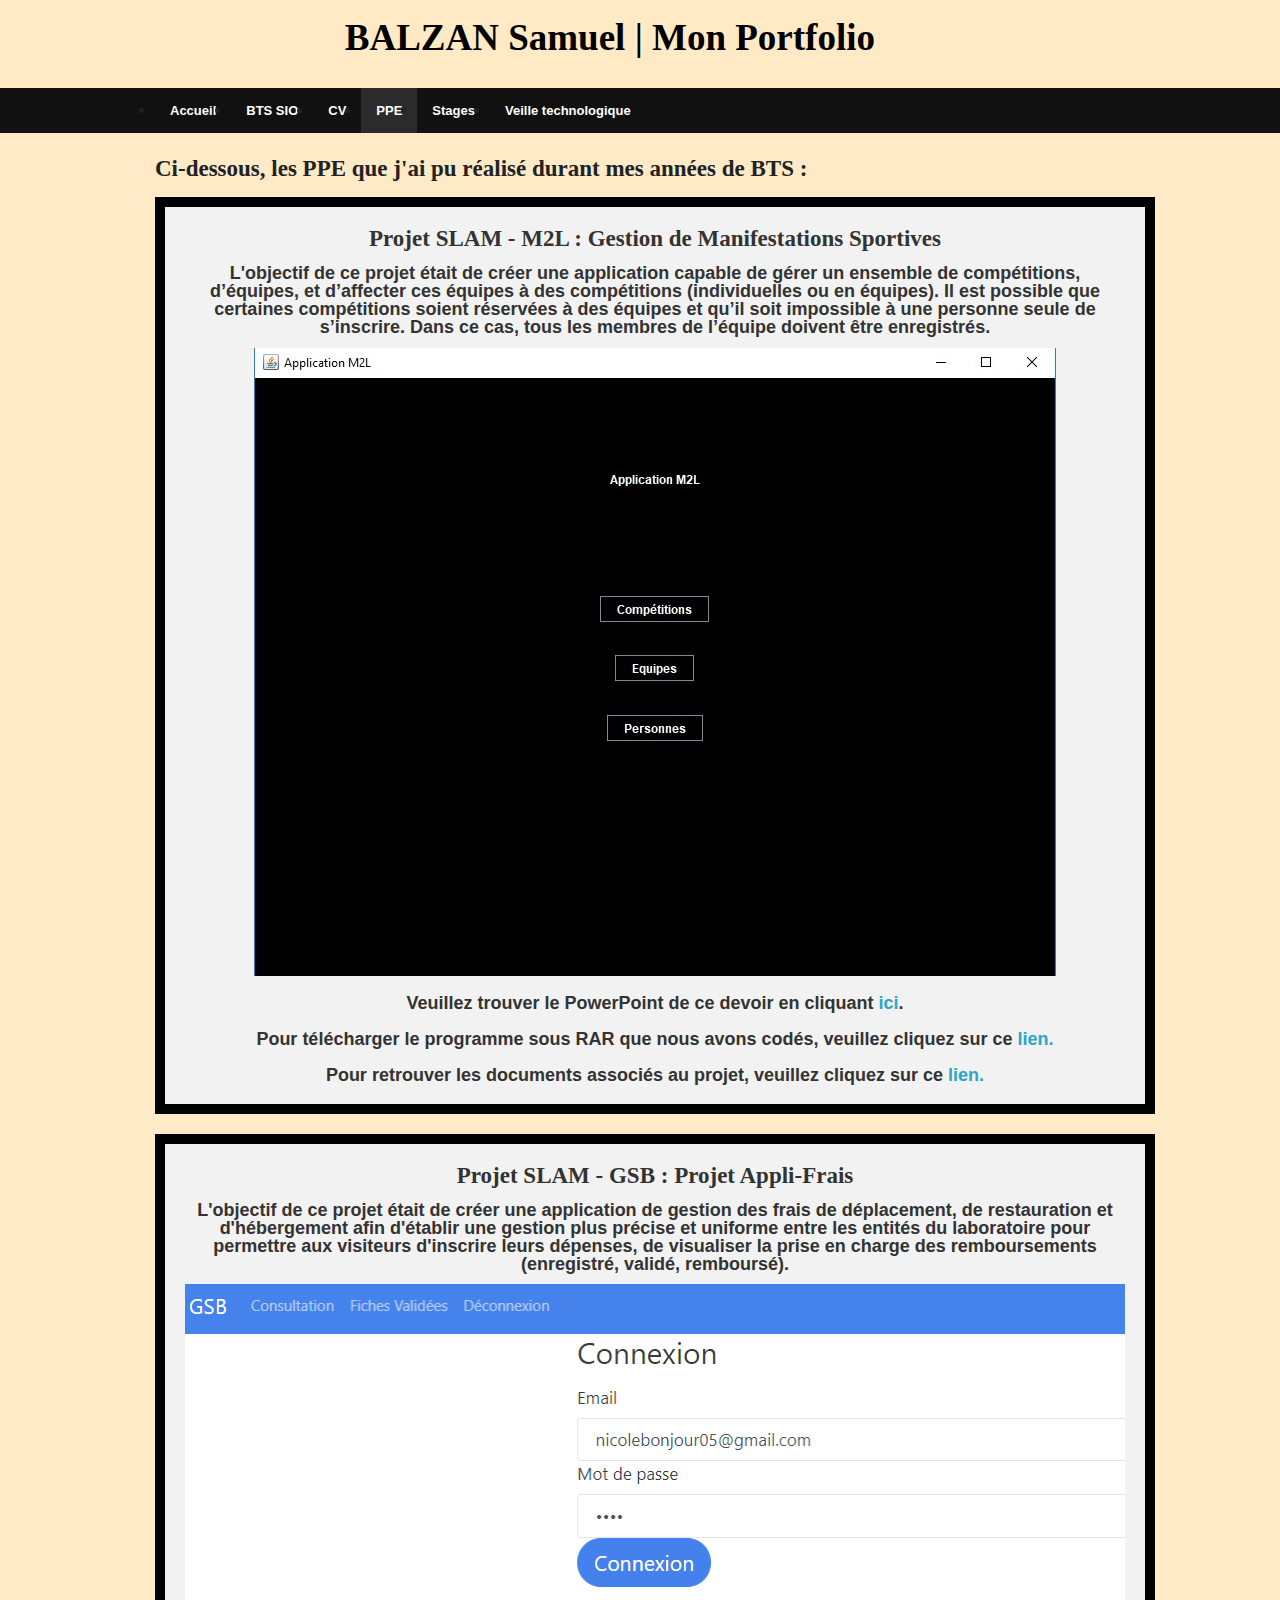
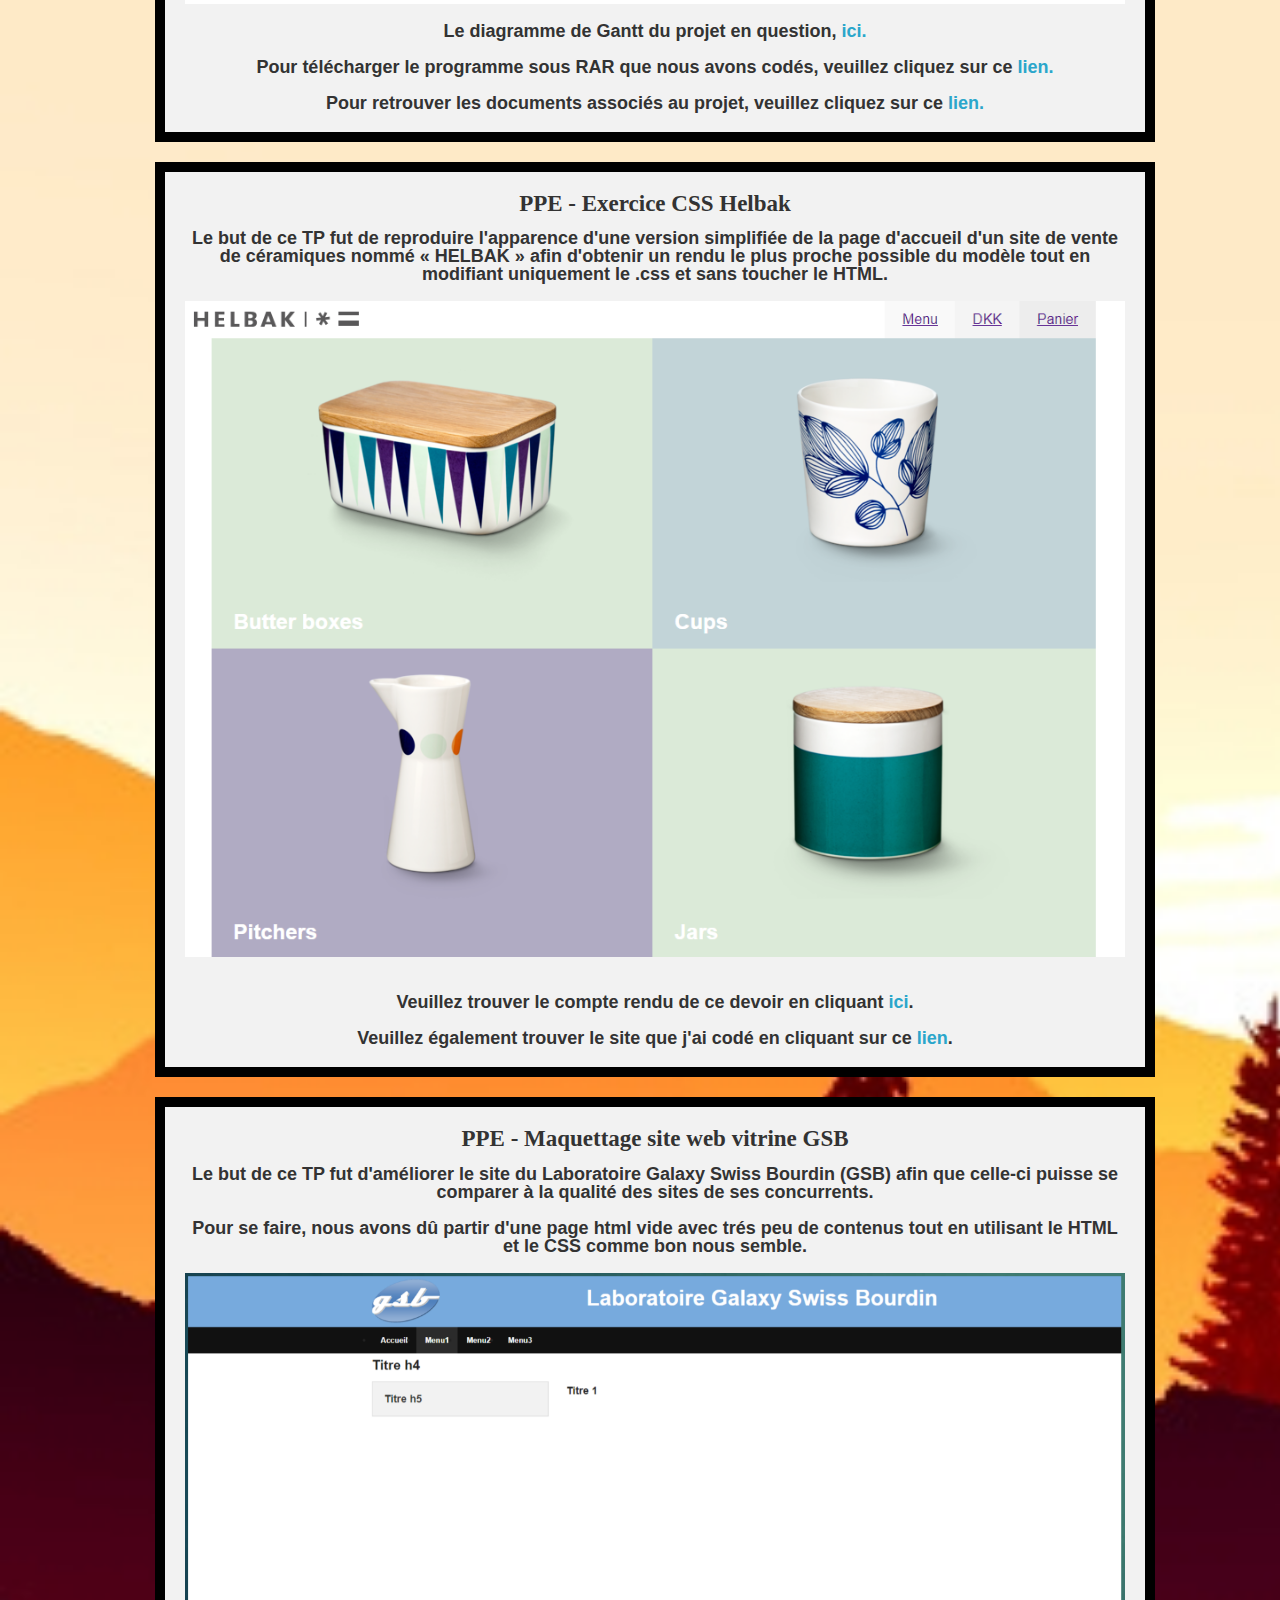
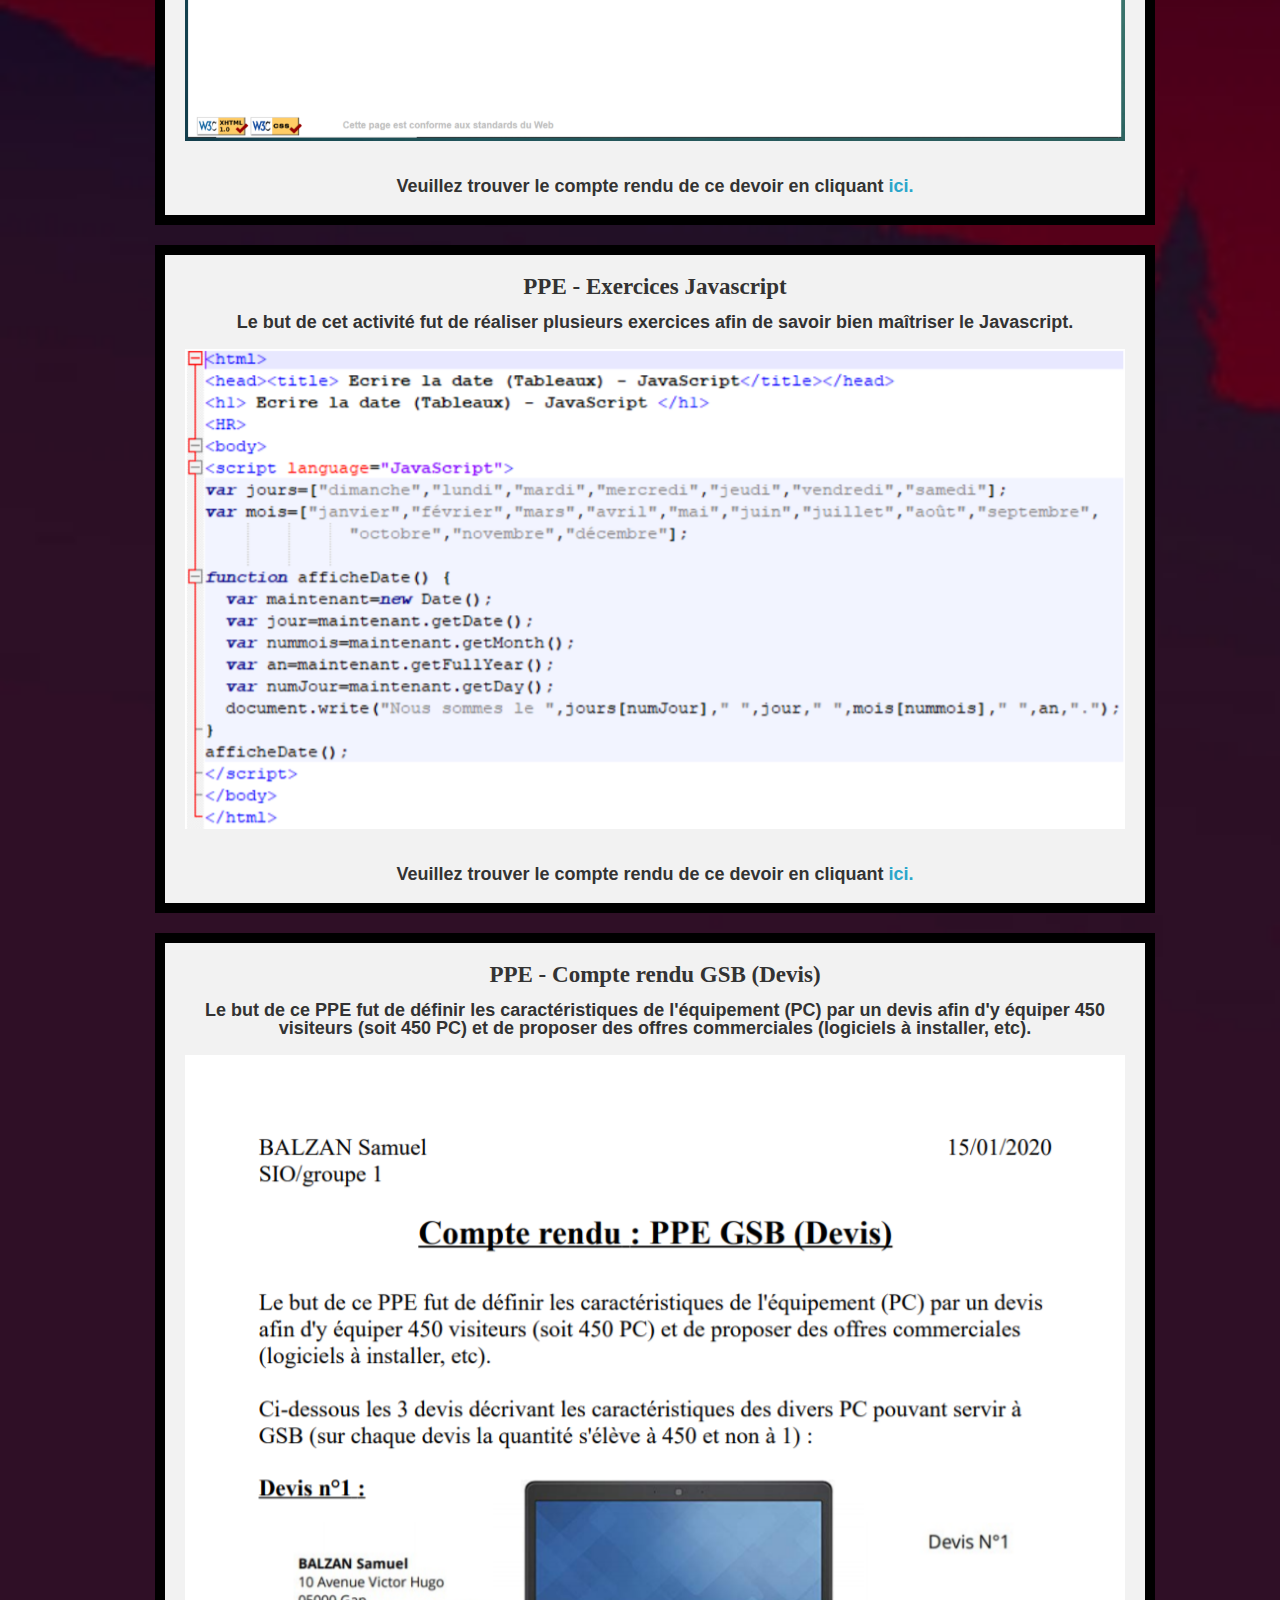
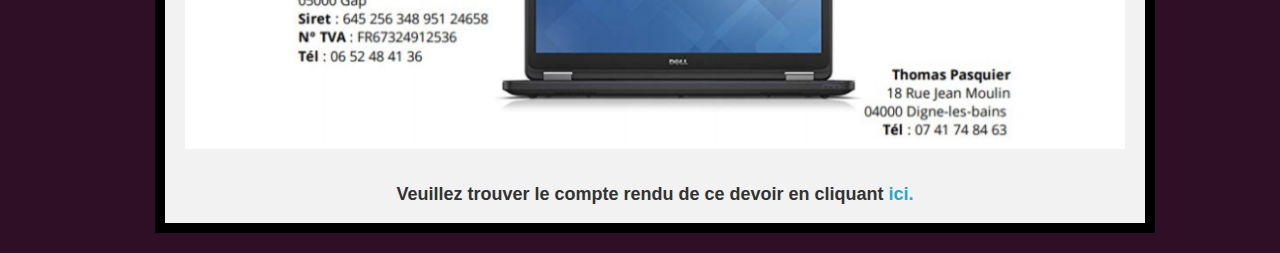
<file: menu/index5.html>
<html>
    <head>
        <meta charset="utf-8">
        <meta name="viewport" content="width=device-width">
        <title>Portfolio BALZAN Samuel | PPE</title>
        <link rel="stylesheet" href="./css/normalize.css">
        <link rel="stylesheet" href="./css/foundation.css">
        <link rel="stylesheet" href="./css/gsb.css">
    </head>
    <body>
        <div class="header">
            <div class="row">
                <div class="large-9 columns"><h2 class="right">BALZAN Samuel | Mon Portfolio</h2></div>
            </div>
        </div>
        <div id="fondNav">
        <div class="row">
		<div class="large-12 columns">
        <nav class="top-bar-section">
            <ul class="title-area">
                <!-- Title Area -->
               <li><a href="../index.html">Accueil</a></li>
					<li><a href="index1.html">BTS SIO</a></li>
					<li><a href="index2.html">CV</a></li>
					<li class="active"><a href="index5.html">PPE</a></li>
					<li><a href="index3.html">Stages</a></li>
					<li><a href="index4.html">Veille technologique</a></li>
                </ul>
        </nav>
        </div>
		</div>
         </div>
        <header id="header" class="row">
            <div class="large-12 columns">
			<br>
                <h4> Ci-dessous, les PPE que j'ai pu réalisé durant mes années de BTS :  </h4>
            </div>
        </header>
		
		<div id="contenu">
        <div class="row">
        <div class="large-4 columns">
            <div class="row">
                <div class="large-12 columns">
                     <div class="panel">
		<h4> <center> Projet SLAM - M2L : Gestion de Manifestations Sportives </center>  </h4>
		<h5> <center> L'objectif de ce projet était de créer une application capable de gérer un
ensemble de compétitions, d’équipes, et d’affecter ces équipes à des compétitions
(individuelles ou en équipes). Il est possible que certaines compétitions soient réservées
à des équipes et qu’il soit impossible à une personne seule de s’inscrire. Dans ce cas,
tous les membres de l’équipe doivent être enregistrés. </center> </h5>
				<h5> <center> <img  src="img/Accueil.jpg" /> <br> <br> Veuillez trouver le PowerPoint de ce devoir en cliquant <a href="img/ppm2l.pdf">ici</a>. <br> <br> Pour télécharger le programme sous RAR que nous avons codés, veuillez cliquez sur ce <a href="img/PPEM2L.rar">lien. </a> <br> <br> Pour retrouver les documents associés au projet, veuillez cliquez sur ce <a href="img/PPEM2Ldocs.rar">lien.</center> </a>
 </h5>
				</div>
                </div>
            </div>
        </div>
		</div>
		
		<div id="contenu">
        <div class="row">
        <div class="large-4 columns">
            <div class="row">
                <div class="large-12 columns">
                     <div class="panel">
		<h4> <center> Projet SLAM - GSB : Projet Appli-Frais </center>  </h4>
		<h5> <center> L'objectif de ce projet était de créer une application de gestion des frais de déplacement, de restauration et d'hébergement afin d'établir une gestion plus précise et uniforme entre les entités du laboratoire pour permettre aux visiteurs d'inscrire leurs dépenses, de visualiser la prise en charge des remboursements (enregistré, validé, remboursé).
 </center> </h5>
				<h5> <center> <img  src="img/gsbsite.PNG" /> <br> <br> Le diagramme de Gantt du projet en question, <a href="img/gantt.pdf">ici. </a> <br> <br> Pour télécharger le programme sous RAR que nous avons codés, veuillez cliquez sur ce <a href="img/PPEGSB.rar">lien. </a> <br> <br> Pour retrouver les documents associés au projet, veuillez cliquez sur ce <a href="img/PPEGSBdocs.rar">lien.</center> </a>
 </h5>
				</div>
                </div>
            </div>
        </div>
		</div>
		
		<div id="contenu">
        <div class="row">
        <div class="large-4 columns">
            <div class="row">
                <div class="large-12 columns">
                     <div class="panel">
		<h4> <center> PPE - Exercice CSS Helbak </center>  </h4>
				<h5> <center> Le but de ce TP fut de reproduire l'apparence d'une version simplifiée de la
page d'accueil d'un site de vente de céramiques nommé « HELBAK » afin
d'obtenir un rendu le plus proche possible du modèle tout en modifiant
uniquement le .css et sans toucher le HTML. <br> <br> <center> <img  src="img/helbak.png" /> </center> <br> <br> Veuillez trouver le compte rendu de ce devoir en cliquant <a href="helbak.html">ici</a>. <br> <br> Veuillez également trouver le site que j'ai codé en cliquant sur ce <a href="./helbak/index.html">lien</a>.
 </center>  </h5>
				</div>
                </div>
            </div>
        </div>
		</div>
		
		<div id="contenu">
        <div class="row">
        <div class="large-4 columns">
            <div class="row">
                <div class="large-12 columns">
                     <div class="panel">
		<h4> <center> PPE - Maquettage site web vitrine GSB </center>  </h4>
				<h5> <center> Le but de ce TP fut d'améliorer le site du
Laboratoire Galaxy Swiss Bourdin (GSB) afin que celle-ci puisse se comparer à la qualité des
sites de ses concurrents. <br> <br> Pour se faire, nous avons dû partir d'une page html vide avec trés peu de contenus tout en utilisant le HTML et le CSS comme bon nous semble. <br> <br> <center> <img  src="img/gsb.png" /> </center> <br> <br> Veuillez trouver le compte rendu de ce devoir en cliquant <a href="gsb.html">ici.</a>
 </center>  </h5>
				</div>
                </div>
            </div>
        </div>
		</div>
		
		<div id="contenu">
        <div class="row">
        <div class="large-4 columns">
            <div class="row">
                <div class="large-12 columns">
                     <div class="panel">
		<h4> <center> PPE - Exercices Javascript </center>  </h4>
				<h5> <center> Le but de cet activité fut de réaliser plusieurs exercices afin de savoir bien maîtriser le
Javascript. <br> <br> <center> <img  src="img/javas.png" /> </center> <br> <br> Veuillez trouver le compte rendu de ce devoir en cliquant <a href="javas.html">ici.</a>
 </center>  </h5>
				</div>
                </div>
            </div>
        </div>
		</div>
		
		<div id="contenu">
        <div class="row">
        <div class="large-4 columns">
            <div class="row">
                <div class="large-12 columns">
                     <div class="panel">
		<h4> <center> PPE - Compte rendu GSB (Devis) </center>  </h4>
				<h5> <center> Le but de ce PPE fut de définir les caractéristiques de l'équipement (PC) par un devis
afin d'y équiper 450 visiteurs (soit 450 PC) et de proposer des offres commerciales
(logiciels à installer, etc). <br> <br> <center> <img  src="img/devis.png" /> </center> <br> <br> Veuillez trouver le compte rendu de ce devoir en cliquant <a href="gsbdevis.html">ici.</a>
 </center>  </h5>
				</div>
                </div>
            </div>
        </div>
		</div>
        
        
        </body>
        </html>
</file>
<file: menu/helbak/screen.css>
body {
	/* modification de la page HTML" */
	max-width: 1000px; /*  Largeur maximale */
	margin: auto; /*  Permet de définir la valeur des 4 marges (top - right - bottom - left) */
	font-family: sans-serif; /*  Famille de police */
}

.logo {
	/* alinéa de 20 pixels pour l'image du logo HELBAK */
	padding: 20px; /* Permet de définir la valeur des 4 paddings (top - right - bottom - left) */
}


.bouton-menu {
	/* modification du texte "Menu" */
	display: block; /* Mode d'affichage (affiché en block) */
	top: 0px; /* Position à partir du haut  */
	color: black; /* Couleur de "Menu" */
	right: 570px; /* Position à partir de la droite */
	padding: 20px;
	background-color: #F9F9F9; /*  Couleur d'arrière-plan (gris trés clair) */
	text-align: center; /* Alignement central */
	position: absolute; /*  Positionnement absolu, mesuré à partir du bord de l'élément */
}

.bouton-dkk{
	/* modification du texte "DKK" */
	display: block;
	top: 0px;
	color: black;
	right: 498px;
	padding: 20px;
	background-color: #F4F4F4; /* Couleur gris clair */
	text-align: center;
	position: absolute;
}

.bouton-panier {
	/* modification du texte "Panier" */
	display: block;
	padding: 20px;
	top: 0px;
	right: 412px;
	color: black;
	background-color: #EDEDED; /* Couleur noir clair */
	text-align: center;
	position: absolute;
}

.premier {
	/* modification du bloc "Butter Boxes" */
	display: block;
	background-color: #DBEAD8;
	position: absolute;
	top: 50px;
}

.deuxieme {
	/* modification du bloc "Cups" */
	display: block;
	background-color: #C2D4D8;
	position:absolute;
	right:412px;
	top:50px;
}

.troisieme {
	/* modification du bloc "Pitchers" */
	display: block;
	background-color: #B0ABC3;
	position: absolute;
	top:400px;
}

.quatrieme {
	/* modification du bloc "Jars" */
	display: block;
	background-color: #DBEAD8; /* Couleur vert clair */
	position: absolute;
	top:400px;
	right:412px;
}

.cinquieme {
	/* modification du bloc "Bowls" */
	display: block;
	background-color: #C2D4D8; /* Couleur bleu clair */
	position: absolute;
	top:750px;
}

.sixieme {
	/* modification du bloc "Vases" */
	display: block;
	background-color: #B0ABC3; /* Couleur violet */
	position: absolute;
	top:750px;
	right:412px;
}

h2 {
	/* modification des textes "Butter Boxes", "Cups", etc */
	color:white;
	text-indent: 25px; /* Alinéa */
}

.paiement ul {
	/* modification des blocs "Dankort", "Visa", etc */
	display: inline-block;
	margin: 0 1em;
}

.paiement li {
	/* modification des textes "Dankort", "Visa", etc */
	color: white; /* Couleur blanche */
	background-color: black; /* Couleur d'arrière-plan en noir */
	border-radius: .5em; /* Création de coins arrondis */
	font-size: .9em;
	padding: .2em;
}

.paiement h3 {
	/* modification du texte "Accepted payment methods" */
	display: inline-block;
	margin: 0 1em;
	font-weight: inherit; /* Graisse de police */
	font-size: inherit;
}

.pied {
	/* modification de la classe "pied" */
	font-size: small; /* Taille de police en petit */
	display: grid;
}

.infos, .paiement {
	/* modification de la classe "paiement" et "infos" */
	padding: 20px 0;
}

.infos li, .paiement li {
	/* modification de la classe li de "paiement" et "infos" */
	display: inline-block; /* Considéré comme une seule ligne, affiché en block */
}

.infos {
	/* modification de la classe "pied" */
	text-align: center;
}

.infos li {
	/* modification des textes "Newsletter", etc */
	margin: 0 1em;
}

.infos a {
	/* modification des textes "Newsletter", etc */
	color: black; /* Couleur noire */
	text-decoration: none; /* Aucune décoration de texte */
}

.paiement {
	/* modification de la classe "paiement" */
	text-align: right; /* Alignement à droite */
}
</file>
<file: css/gsb.css>
body {
    text-align: justify;
	background-image: url('../img/foret.jpg');
	background-size: cover;
}

footer a,
footer h1,
footer h2,
footer h3,
footer h4,
footer h5,
footer h6 {
    color: #bfbfbf;
}

footer a:hover {
    color: #20b2aa;
}

footer ul,
footer p {
    font-size: 0.75em;
}

.header,
#fondNav,
footer {
    width: 100%;
}

footer {
    color: #fff;
}

#contenu {
    min-height: 500px;
}

#fondNav,
footer {

    background-color: #111;
}

.header {
	background-size: cover;
	padding-top: 5px;
	padding-bottom: 5px;
    background-image: url('../img/beige.png');
}

.header h2 {
	font-family: bookman old style;
    color: black;
	bottom: 50px;
}

.header h4 {
	left:100px;
}

h6 {
	font-family: bookman old style;
}

h4 {
	font-family: arial black;
}

div {
	right:0px;
}

img {
	right:-100px;
}
</file>
<file: menu/css/gsb.css>
/* 
    Document   : gsb
    Created on : 9 mars 2013, 20:55:26
    Author     : B.L.
    Description:
        Purpose of the stylesheet follows.
*/

body {
    text-align: justify;
	background-image: url('../img/foret.jpg');
	background-size: cover;
}

footer a,
footer h1,
footer h2,
footer h3,
footer h4,
footer h5,
footer h6 {
    color: #bfbfbf;
}

footer a:hover {
    color: #20b2aa;
}

footer ul,
footer p {
    font-size: 0.75em;
}

.header,
#fondNav,
footer {
    width: 100%;
}

footer {
    color: #fff;
}

#contenu {
    min-height: 500px;
}

#fondNav,
footer {

    background-color: #111;
}

.header {
	background-size: cover;
    padding-top: 5px;
    padding-bottom: 5px;
    background-image: url('../img/beige.png');
}

.header h2 {
	font-family: bookman old style;
    color: black;
	bottom: 50px;
}

h6 {
	font-family: bookman old style;
}

h4 {
	font-family: arial black;
}
</file>
